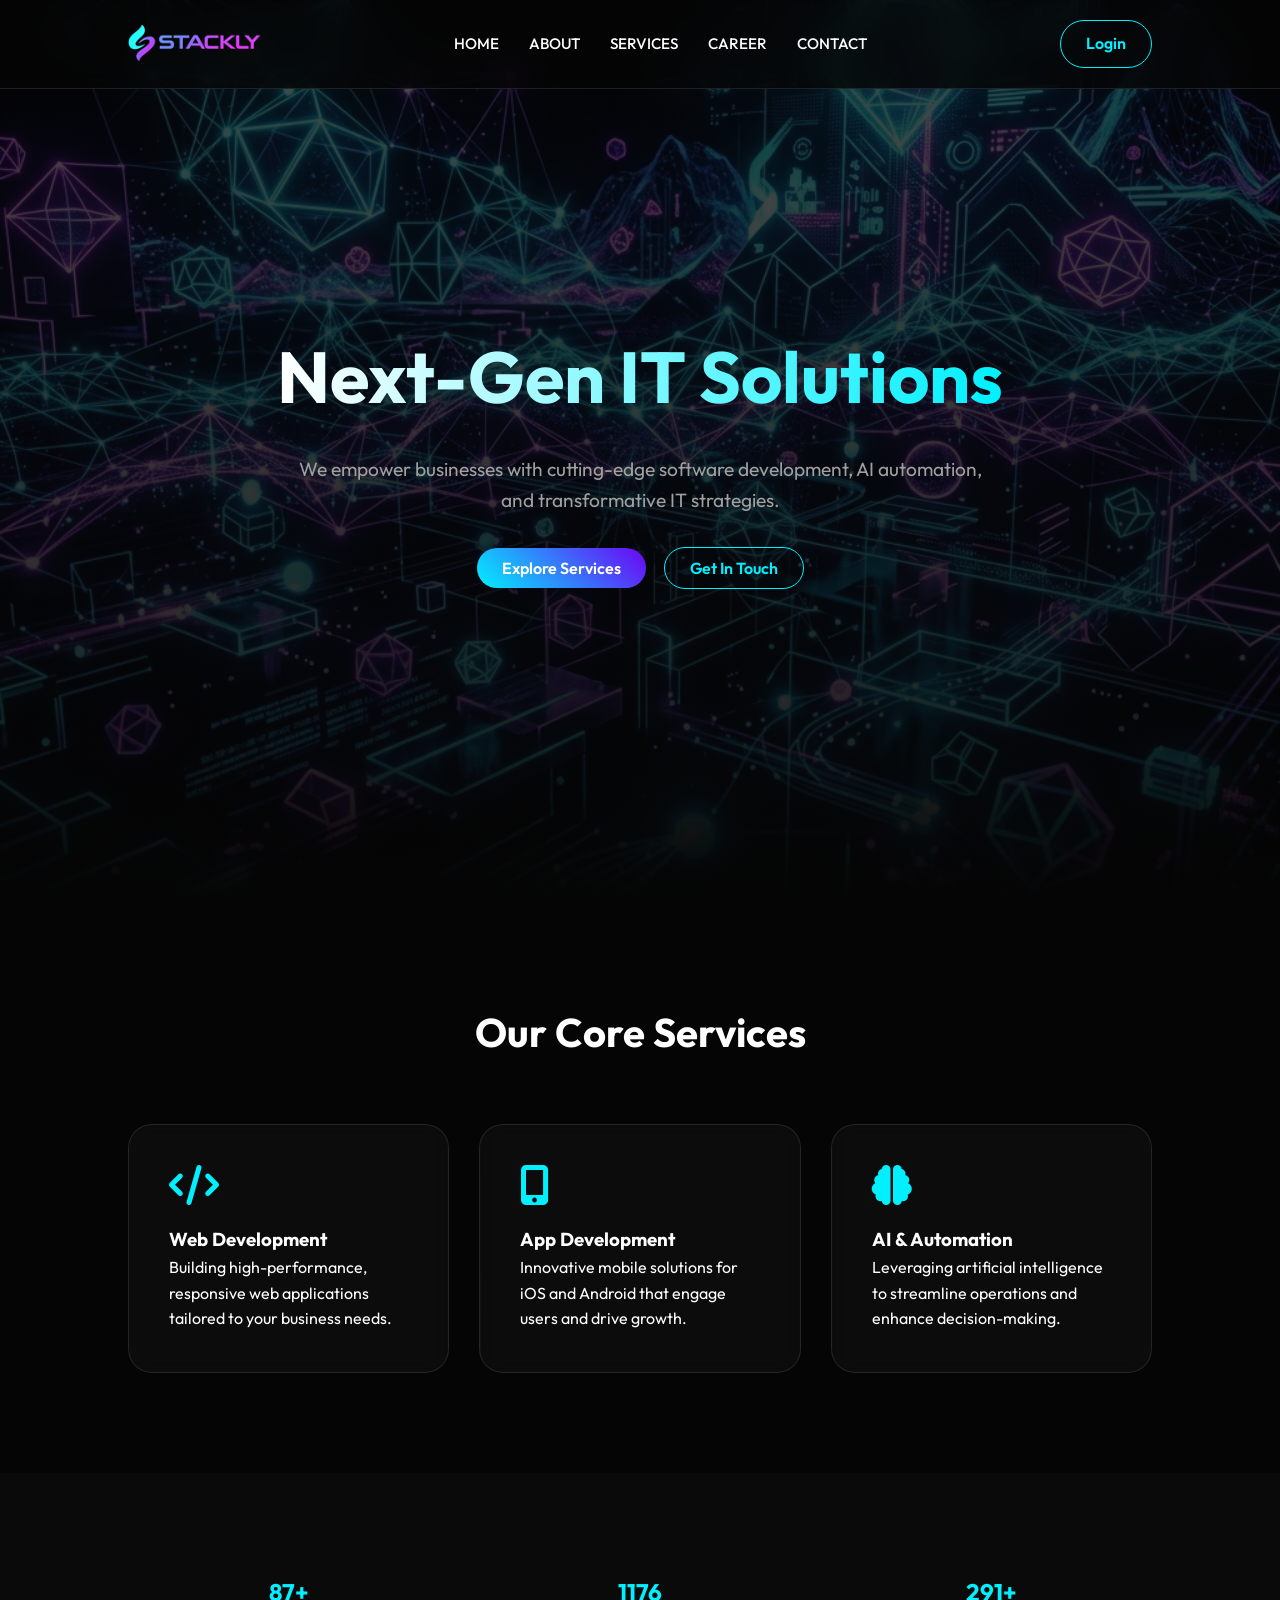
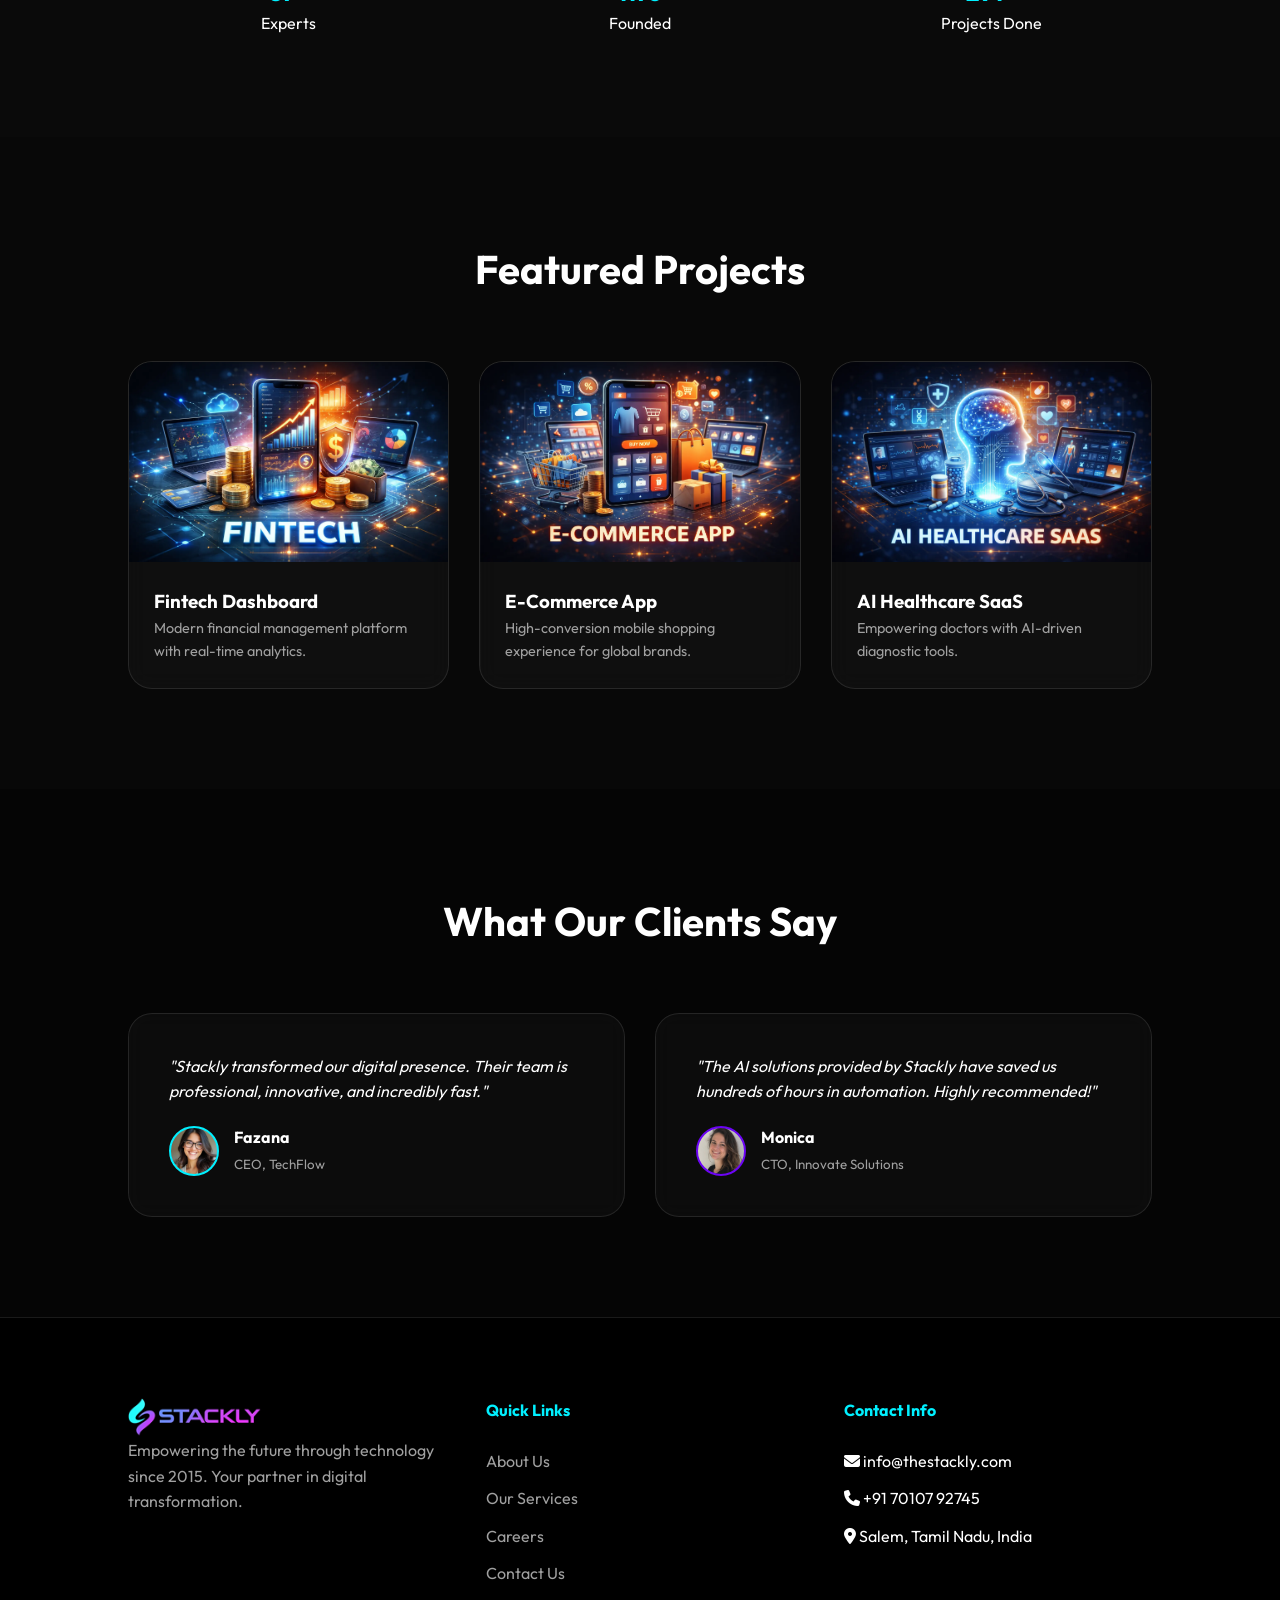
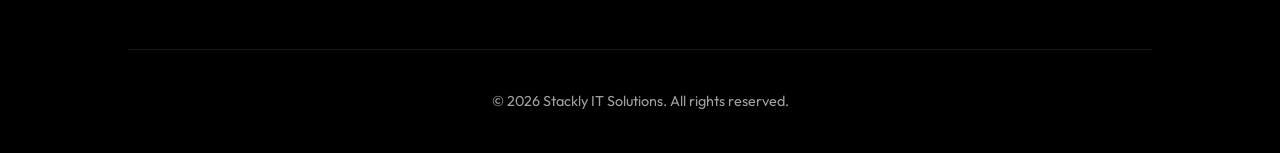
<file: index.html>
<!DOCTYPE html>
<html lang="en">

<head>
    <meta charset="UTF-8">
    <meta name="viewport" content="width=device-width, initial-scale=1.0">
    <title>Stackly | Home - Futuristic IT Solutions</title>
    <link rel="stylesheet" href="static/css/style.css">
    <link rel="preconnect" href="https://fonts.googleapis.com">
    <link rel="preconnect" href="https://fonts.gstatic.com" crossorigin>
    <link href="https://fonts.googleapis.com/css2?family=Outfit:wght@300;400;600;800&display=swap" rel="stylesheet">
    <link rel="stylesheet" href="https://cdnjs.cloudflare.com/ajax/libs/font-awesome/6.4.0/css/all.min.css">
</head>

<body>

    <nav>
        <a href="index.html" class="logo">
            <img src="./static/images/logod.webp" alt="Stackly Logo">
        </a>
        <ul class="nav-links">
            <li><a href="index.html" class="active">Home</a></li>
            <li><a href="about.html">About</a></li>
            <li><a href="services.html">Services</a></li>
            <li><a href="career.html">Career</a></li>
            <li><a href="contact.html">Contact</a></li>
        </ul>
        <div class="auth-btns">
            <a href="login.html" class="btn btn-outline">Login</a>
        </div>
        <div class="menu-btn">
            <i class="fas fa-bars"></i>
        </div>
    </nav>

    <header class="hero">
        <h1 class="reveal">Next-Gen IT Solutions</h1>
        <p class="reveal">We empower businesses with cutting-edge software development, AI automation, and
            transformative IT strategies.</p>
        <div class="reveal">
            <a href="services.html" class="btn btn-primary">Explore Services</a>
            <a href="contact.html" class="btn btn-outline" style="margin-left: 15px;">Get In Touch</a>
        </div>
    </header>

    <section id="services">
        <h2 class="section-title reveal">Our Core Services</h2>
        <div class="grid">
            <div class="card reveal">
                <i class="fas fa-code"></i>
                <h3>Web Development</h3>
                <p>Building high-performance, responsive web applications tailored to your business needs.</p>
            </div>
            <div class="card reveal">
                <i class="fas fa-mobile-alt"></i>
                <h3>App Development</h3>
                <p>Innovative mobile solutions for iOS and Android that engage users and drive growth.</p>
            </div>
            <div class="card reveal">
                <i class="fas fa-brain"></i>
                <h3>AI & Automation</h3>
                <p>Leveraging artificial intelligence to streamline operations and enhance decision-making.</p>
            </div>
        </div>
    </section>

    <section id="stats" style="background: rgba(255,255,255,0.02);">
        <div class="grid" style="text-align: center;">
            <div class="reveal">
                <h2 style="color: var(--primary);"><span class="counter" data-target="150">0</span>+</h2>
                <p>Experts</p>
            </div>
            <div class="reveal">
                <h2 style="color: var(--primary);"><span class="counter" data-target="2015">0</span></h2>
                <p>Founded</p>
            </div>
            <div class="reveal">
                <h2 style="color: var(--primary);"><span class="counter" data-target="500">0</span>+</h2>
                <p>Projects Done</p>
            </div>
        </div>
    </section>

    <section id="portfolio" style="background: rgba(255,255,255,0.01);">
        <h2 class="section-title reveal">Featured Projects</h2>
        <div class="grid">
            <div class="card reveal" style="padding: 0; overflow: hidden;">
                <div
                    style="height: 200px; background-image: url('./static/images/fintech.webp'); background-size: cover; background-position: center;">
                </div>
                <div style="padding: 25px;">
                    <h3>Fintech Dashboard</h3>
                    <p style="color: var(--text-muted); font-size: 0.9rem;">Modern financial management platform with
                        real-time analytics.</p>
                </div>
            </div>
            <div class="card reveal" style="padding: 0; overflow: hidden;">
                <div
                    style="height: 200px; background-image: url('./static/images/ecommerce.webp'); background-size: cover; background-position: center;">
                </div>
                <div style="padding: 25px;">
                    <h3>E-Commerce App</h3>
                    <p style="color: var(--text-muted); font-size: 0.9rem;">High-conversion mobile shopping experience
                        for global brands.</p>
                </div>
            </div>
            <div class="card reveal" style="padding: 0; overflow: hidden;">
                <div
                    style="height: 200px; background-image: url('./static/images/aihealthcare.webp'); background-size: cover; background-position: center;">
                </div>
                <div style="padding: 25px;">
                    <h3>AI Healthcare SaaS</h3>
                    <p style="color: var(--text-muted); font-size: 0.9rem;">Empowering doctors with AI-driven diagnostic
                        tools.</p>
                </div>
            </div>
        </div>
    </section>

    <section id="testimonials">
        <h2 class="section-title reveal">What Our Clients Say</h2>
        <div class="grid">
            <div class="card reveal">
                <p style="font-style: italic; margin-bottom: 20px;">"Stackly transformed our digital presence. Their
                    team is professional, innovative, and incredibly fast."</p>
                <div style="display: flex; align-items: center; gap: 15px;">
                    <div
                        style="width: 50px; height: 50px; border-radius: 50%; background-image: url('./static/images/uifaces-popular-avatar\ \(3\).webp'); background-size: cover; background-position: center; border: 2px solid var(--primary);">
                    </div>
                    <div>
                        <h4 style="margin: 0;">Fazana</h4>
                        <small style="color: var(--text-muted);">CEO, TechFlow</small>
                    </div>
                </div>
            </div>
            <div class="card reveal">
                <p style="font-style: italic; margin-bottom: 20px;">"The AI solutions provided by Stackly have saved us
                    hundreds of hours in automation. Highly recommended!"</p>
                <div style="display: flex; align-items: center; gap: 15px;">
                    <div
                        style="width: 50px; height: 50px; border-radius: 50%; background-image: url('./static/images/uifaces-popular-avatar\ \(7\).webp'); background-size: cover; background-position: center; border: 2px solid var(--secondary);">
                    </div>
                    <div>
                        <h4 style="margin: 0;">Monica</h4>
                        <small style="color: var(--text-muted);">CTO, Innovate Solutions</small>
                    </div>
                </div>
            </div>
        </div>
    </section>

    <footer>
        <div class="footer-content">
            <div class="footer-section">
                <a href="index.html" class="logo">
                    <img src="./static/images/logod.webp" alt="Stackly Logo"></a>
                <p style="color: var(--text-muted);">Empowering the future through technology since 2015. Your partner
                    in digital transformation.</p>
            </div>
            <div class="footer-section">
                <h4>Quick Links</h4>
                <ul>
                    <li><a href="about.html">About Us</a></li>
                    <li><a href="services.html">Our Services</a></li>
                    <li><a href="career.html">Careers</a></li>
                    <li><a href="contact.html">Contact Us</a></li>
                </ul>
            </div>
            <div class="footer-section">
                <h4>Contact Info</h4>
                <ul>
                    <li><i class="fas fa-envelope"></i> info@thestackly.com</li>
                    <li><i class="fas fa-phone"></i> +91 70107 92745</li>
                    <li><i class="fas fa-map-marker-alt"></i> Salem, Tamil Nadu, India</li>
                </ul>
            </div>
        </div>
        <div class="copyright">
            &copy; 2026 Stackly IT Solutions. All rights reserved.
        </div>
    </footer>

    <script src="static/js/script.js"></script>
</body>

</html>
</file>
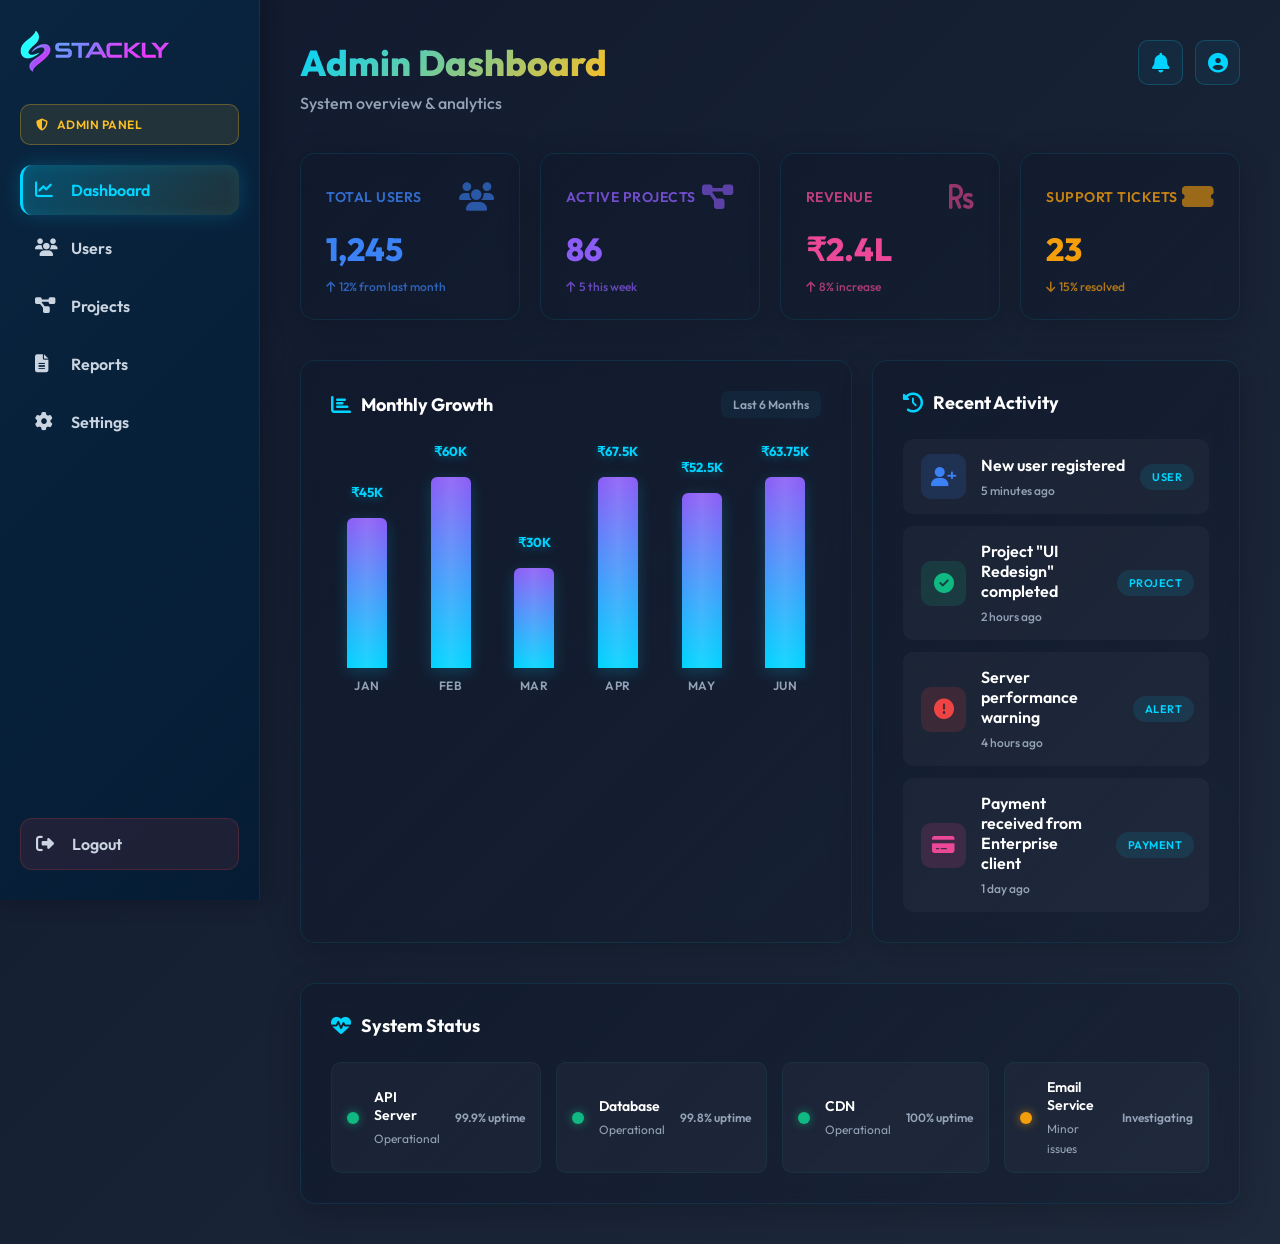
<file: admindashboard.html>
<!DOCTYPE html>
<html lang="en">
<head>
<meta charset="UTF-8">
<title>Stackly Admin Dashboard</title>
    <link href="https://fonts.googleapis.com/css2?family=Outfit:wght@300;400;500;600;700;800&display=swap" rel="stylesheet">
    <link rel="stylesheet" href="https://cdnjs.cloudflare.com/ajax/libs/font-awesome/6.4.0/css/all.min.css">
    <link rel="stylesheet" href="admindashboard.css">
</head>
<body>

<div class="container">

    <!-- Sidebar -->
    <aside class="sidebar">
        <div class="sidebar-header">
            <a href="index.html" class="logo">
                <img src="./static/images/logod.webp" alt="Stackly Logo">
            </a>
        </div>
        <div class="admin-badge">
            <i class="fas fa-shield-alt"></i>
            <span>Admin Panel</span>
        </div>
        <ul class="sidebar-menu">
            <li class="menu-item active">
                <i class="fas fa-chart-line"></i>
                <span>Dashboard</span>
            </li>
            <li class="menu-item" onclick="window.location.href='404.html'">
                <i class="fas fa-users"></i>
                <span>Users</span>
            </li>
            <li class="menu-item" onclick="window.location.href='404.html'">
                <i class="fas fa-project-diagram"></i>
                <span>Projects</span>
            </li>
            <li class="menu-item" onclick="window.location.href='404.html'">
                <i class="fas fa-file-alt"></i>
                <span>Reports</span>
            </li>
            <li class="menu-item" onclick="window.location.href='404.html'">
                <i class="fas fa-cog"></i>
                <span>Settings</span>
            </li>
        </ul>
        <a href="login.html" class="logout-btn">
            <i class="fas fa-sign-out-alt"></i>
            <span>Logout</span>
        </a>
    </aside>

    <!-- Main Content -->
    <main class="main">

        <header class="header-section">
            <div>
                <h1>Admin Dashboard</h1>
                <p class="subtitle">System overview & analytics</p>
            </div>
            <div class="header-actions">
                <button class="btn-action"><i class="fas fa-bell"></i></button>
                <button class="btn-action"><i class="fas fa-user-circle"></i></button>
            </div>
        </header>

        <!-- Stats Cards -->
        <section class="cards">
            <div class="card card-1">
                <div class="card-header">
                    <h3>Total Users</h3>
                    <span class="card-icon"><i class="fas fa-users"></i></span>
                </div>
                <p class="card-value">1,245</p>
                <small class="card-change"><i class="fas fa-arrow-up"></i> 12% from last month</small>
            </div>
            <div class="card card-2">
                <div class="card-header">
                    <h3>Active Projects</h3>
                    <span class="card-icon"><i class="fas fa-project-diagram"></i></span>
                </div>
                <p class="card-value">86</p>
                <small class="card-change"><i class="fas fa-arrow-up"></i> 5 this week</small>
            </div>
            <div class="card card-3">
                <div class="card-header">
                    <h3>Revenue</h3>
                    <span class="card-icon"><i class="fas fa-rupee-sign"></i></span>
                </div>
                <p class="card-value">₹2.4L</p>
                <small class="card-change"><i class="fas fa-arrow-up"></i> 8% increase</small>
            </div>
            <div class="card card-4">
                <div class="card-header">
                    <h3>Support Tickets</h3>
                    <span class="card-icon"><i class="fas fa-ticket-alt"></i></span>
                </div>
                <p class="card-value">23</p>
                <small class="card-change"><i class="fas fa-arrow-down"></i> 15% resolved</small>
            </div>
        </section>

        <!-- Charts & Analytics -->
        <section class="charts-section">
            <!-- Bar Chart -->
            <div class="chart-container">
                <div class="section-header">
                    <h2><i class="fas fa-chart-bar"></i> Monthly Growth</h2>
                    <span class="time-range">Last 6 Months</span>
                </div>
                <div class="chart">
                    <div class="chart-item">
                        <span class="bar-value">₹45K</span>
                        <div class="bar" data-height="60%"></div>
                        <span class="month-label">Jan</span>
                    </div>
                    <div class="chart-item">
                        <span class="bar-value">₹60K</span>
                        <div class="bar" data-height="80%"></div>
                        <span class="month-label">Feb</span>
                    </div>
                    <div class="chart-item">
                        <span class="bar-value">₹30K</span>
                        <div class="bar" data-height="40%"></div>
                        <span class="month-label">Mar</span>
                    </div>
                    <div class="chart-item">
                        <span class="bar-value">₹67.5K</span>
                        <div class="bar" data-height="90%"></div>
                        <span class="month-label">Apr</span>
                    </div>
                    <div class="chart-item">
                        <span class="bar-value">₹52.5K</span>
                        <div class="bar" data-height="70%"></div>
                        <span class="month-label">May</span>
                    </div>
                    <div class="chart-item">
                        <span class="bar-value">₹63.75K</span>
                        <div class="bar" data-height="85%"></div>
                        <span class="month-label">Jun</span>
                    </div>
                </div>
            </div>

            <!-- Recent Activity -->
            <div class="activity-container">
                <div class="section-header">
                    <h2><i class="fas fa-history"></i> Recent Activity</h2>
                </div>
                <div class="activity-list">
                    <div class="activity-item">
                        <div class="activity-icon user"><i class="fas fa-user-plus"></i></div>
                        <div class="activity-info">
                            <p class="activity-title">New user registered</p>
                            <small>5 minutes ago</small>
                        </div>
                        <span class="activity-badge">User</span>
                    </div>
                    <div class="activity-item">
                        <div class="activity-icon project"><i class="fas fa-check-circle"></i></div>
                        <div class="activity-info">
                            <p class="activity-title">Project "UI Redesign" completed</p>
                            <small>2 hours ago</small>
                        </div>
                        <span class="activity-badge">Project</span>
                    </div>
                    <div class="activity-item">
                        <div class="activity-icon alert"><i class="fas fa-exclamation-circle"></i></div>
                        <div class="activity-info">
                            <p class="activity-title">Server performance warning</p>
                            <small>4 hours ago</small>
                        </div>
                        <span class="activity-badge">Alert</span>
                    </div>
                    <div class="activity-item">
                        <div class="activity-icon payment"><i class="fas fa-credit-card"></i></div>
                        <div class="activity-info">
                            <p class="activity-title">Payment received from Enterprise client</p>
                            <small>1 day ago</small>
                        </div>
                        <span class="activity-badge">Payment</span>
                    </div>
                </div>
            </div>
        </section>

        <!-- System Status -->
        <section class="status-section">
            <div class="section-header">
                <h2><i class="fas fa-heartbeat"></i> System Status</h2>
            </div>
            <div class="status-grid">
                <div class="status-item">
                    <div class="status-dot online"></div>
                    <div class="status-content">
                        <p class="status-name">API Server</p>
                        <small>Operational</small>
                    </div>
                    <span class="status-time">99.9% uptime</span>
                </div>
                <div class="status-item">
                    <div class="status-dot online"></div>
                    <div class="status-content">
                        <p class="status-name">Database</p>
                        <small>Operational</small>
                    </div>
                    <span class="status-time">99.8% uptime</span>
                </div>
                <div class="status-item">
                    <div class="status-dot online"></div>
                    <div class="status-content">
                        <p class="status-name">CDN</p>
                        <small>Operational</small>
                    </div>
                    <span class="status-time">100% uptime</span>
                </div>
                <div class="status-item">
                    <div class="status-dot warning"></div>
                    <div class="status-content">
                        <p class="status-name">Email Service</p>
                        <small>Minor issues</small>
                    </div>
                    <span class="status-time">Investigating</span>
                </div>
            </div>
        </section>

    </main>

</div>

<style>
    .bar-value {
        font-size: 13px;
        color: #00d4ff;
        font-weight: 700;
        margin-bottom: 8px;
        display: block;
        text-shadow: 0 2px 8px rgba(0, 212, 255, 0.3);
    }
</style>

<script>
    document.addEventListener('DOMContentLoaded', () => {
        const bars = document.querySelectorAll('.bar');
        
        // Simple intersection observer to trigger animation when visible
        const observer = new IntersectionObserver((entries) => {
            entries.forEach(entry => {
                if (entry.isIntersecting) {
                    const bar = entry.target;
                    const height = bar.getAttribute('data-height');
                    setTimeout(() => {
                        bar.style.height = height;
                    }, 200);
                    observer.unobserve(bar);
                }
            });
        }, { threshold: 0.1 });

        bars.forEach(bar => {
            bar.style.height = '0';
            bar.style.transition = 'height 1.2s cubic-bezier(0.34, 1.56, 0.64, 1)';
            observer.observe(bar);
        });
    });
</script>

</body>
</html>
</file>
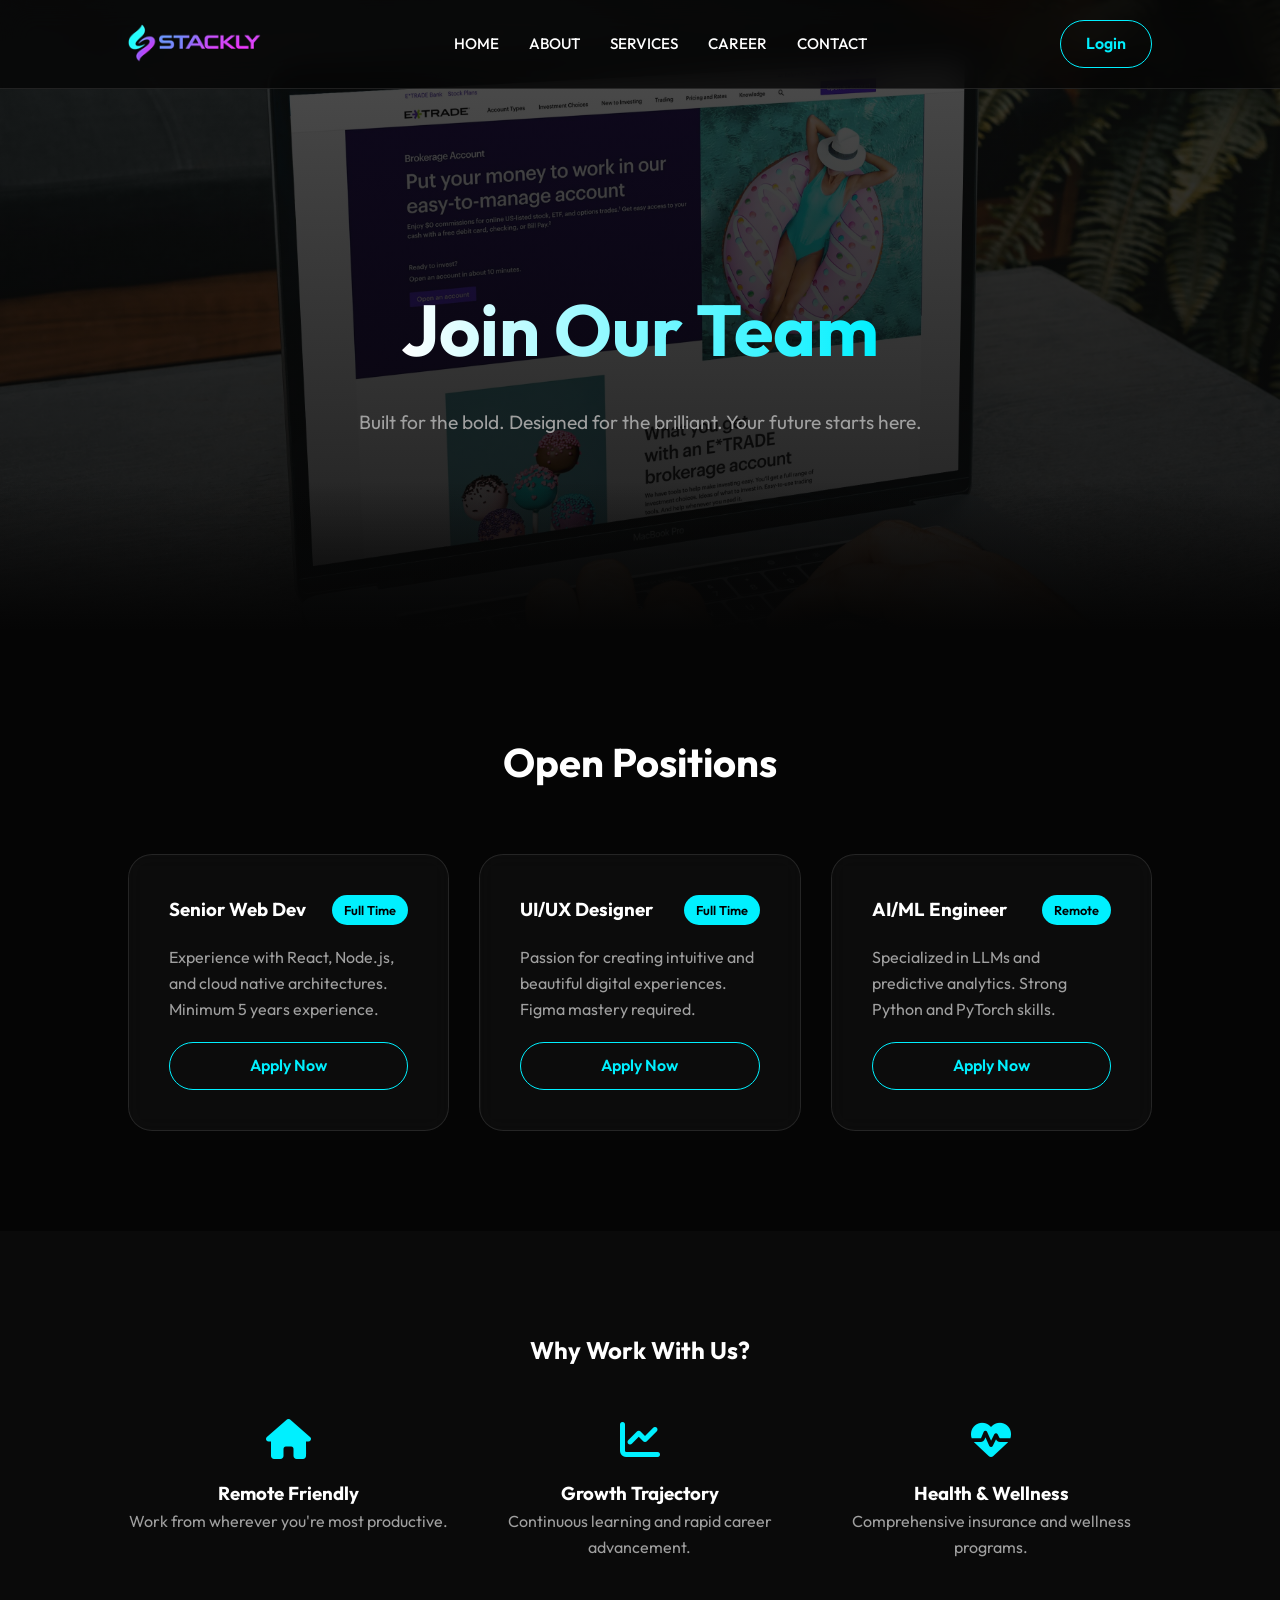
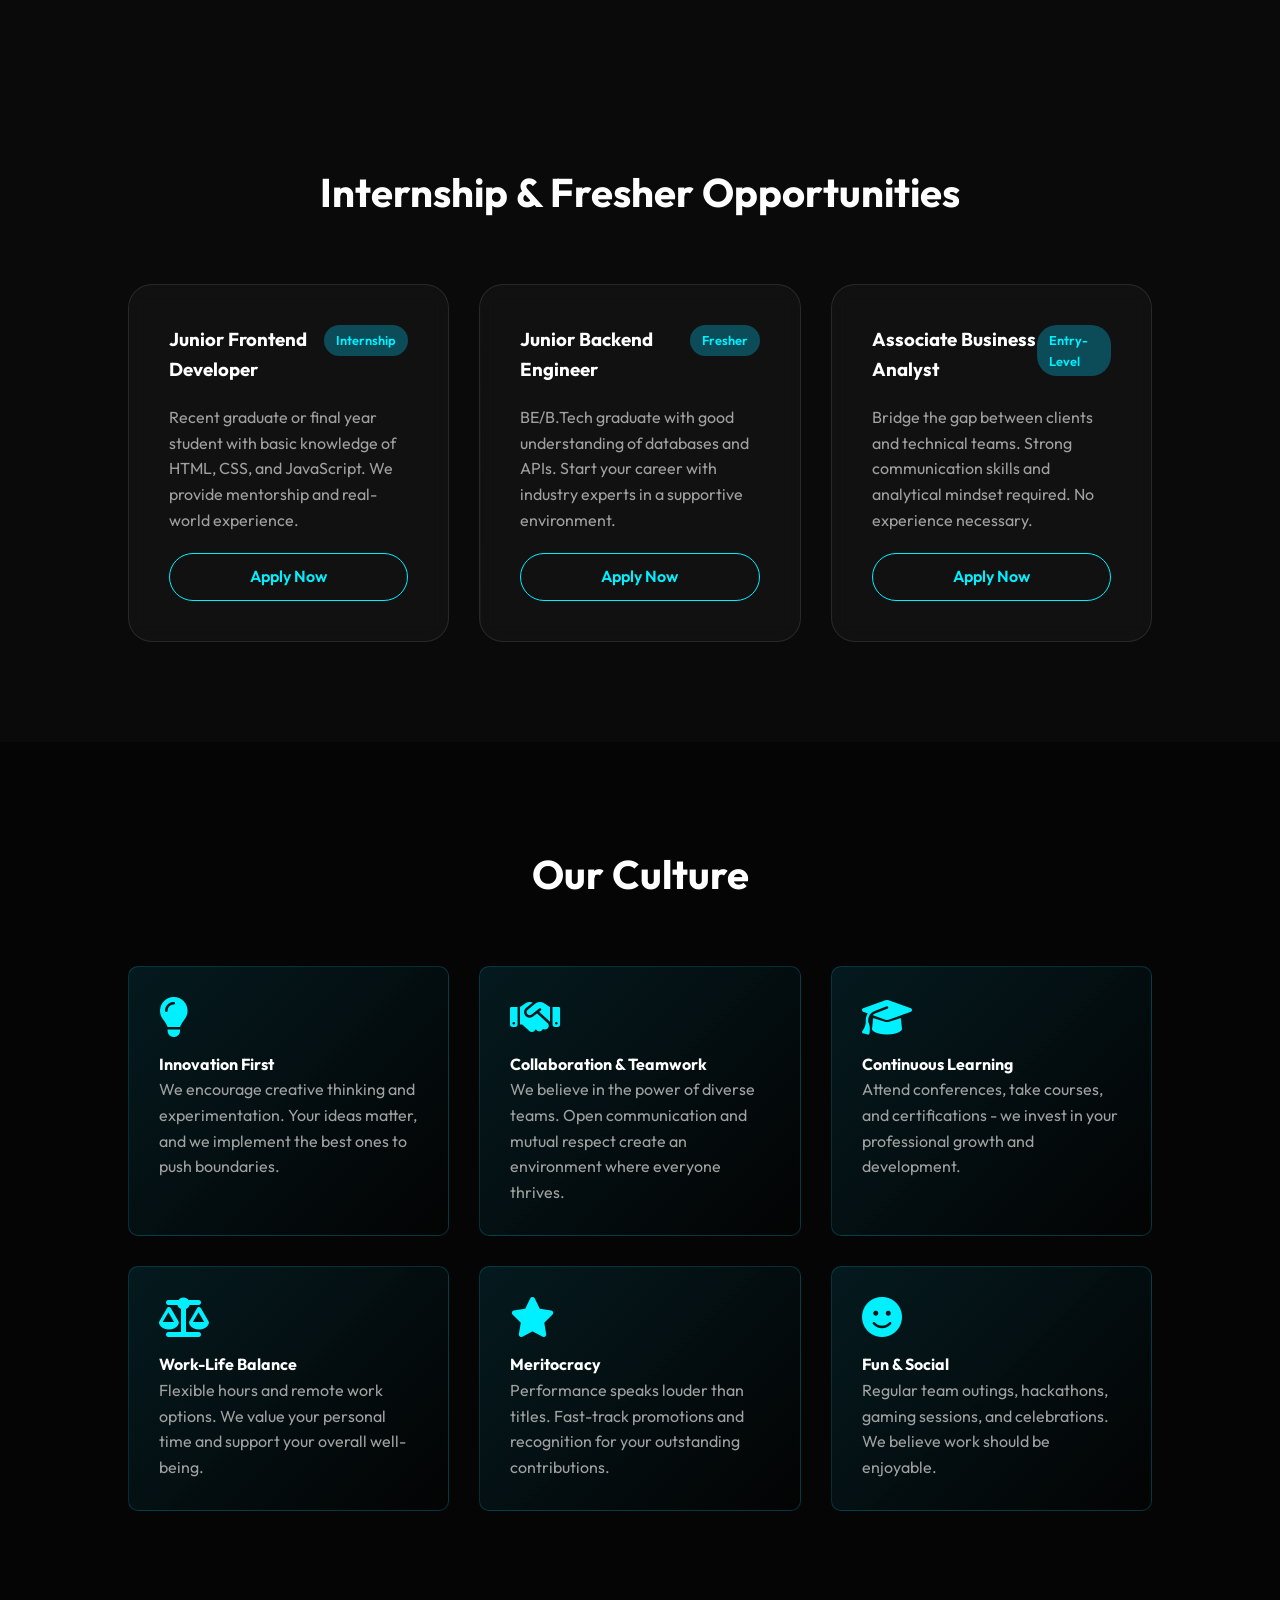
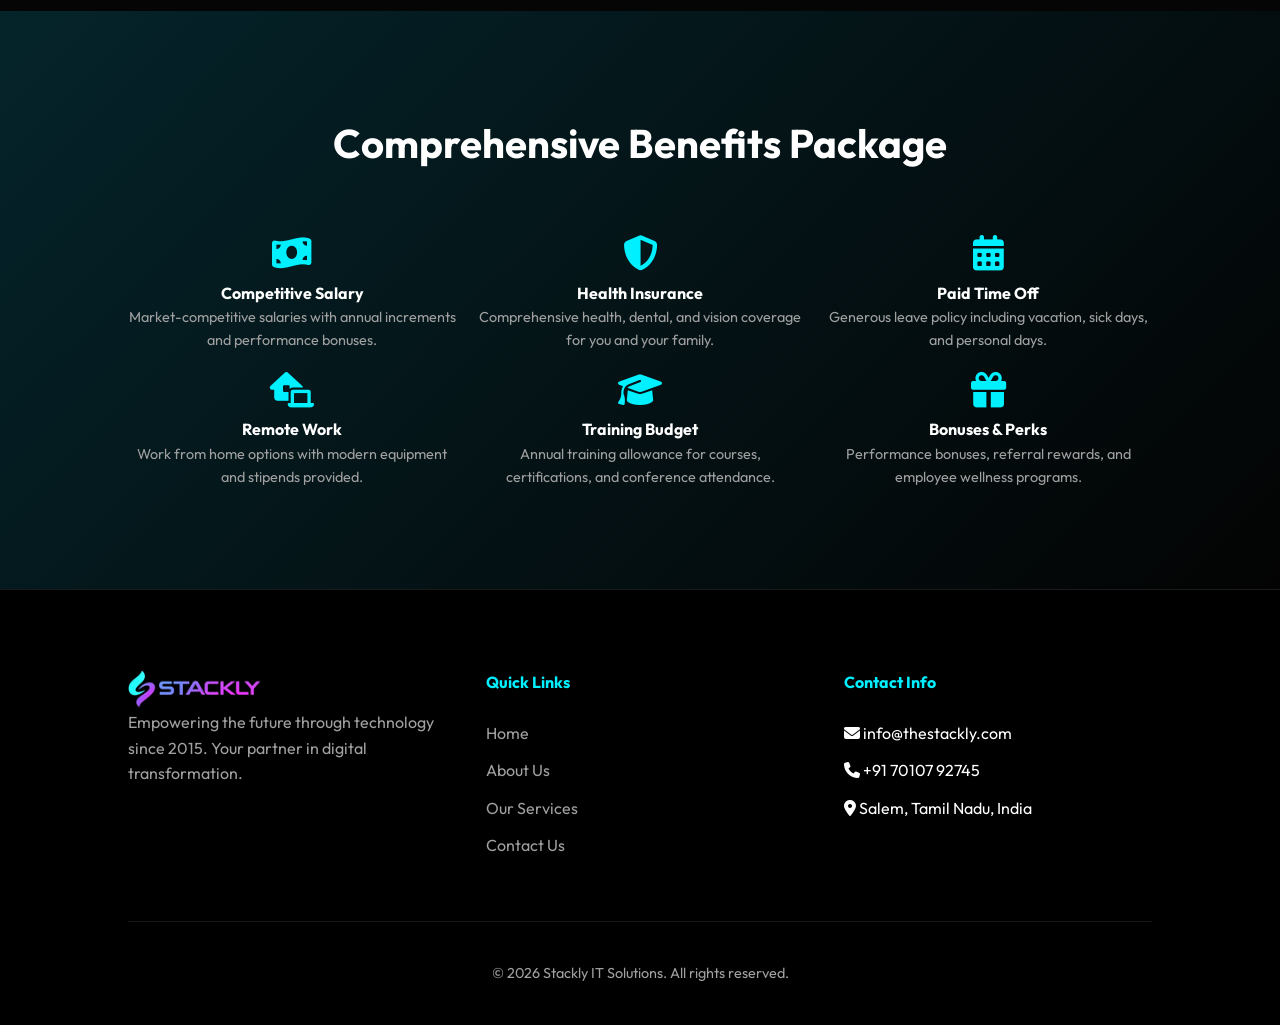
<file: career.html>
<!DOCTYPE html>
<html lang="en">

<head>
    <meta charset="UTF-8">
    <meta name="viewport" content="width=device-width, initial-scale=1.0">
    <title>Careers | Stackly - Join Our Team</title>
    <link rel="stylesheet" href="static/css/style.css">
    <link rel="preconnect" href="https://fonts.googleapis.com">
    <link rel="preconnect" href="https://fonts.gstatic.com" crossorigin>
    <link href="https://fonts.googleapis.com/css2?family=Outfit:wght@300;400;600;800&display=swap" rel="stylesheet">
    <link rel="stylesheet" href="https://cdnjs.cloudflare.com/ajax/libs/font-awesome/6.4.0/css/all.min.css">
</head>

<body>

    <nav>
        <a href="index.html" class="logo">
            <img src="./static/images/logod.webp" alt="Stackly Logo">
        </a>
        <ul class="nav-links">
            <li><a href="index.html">Home</a></li>
            <li><a href="about.html">About</a></li>
            <li><a href="services.html">Services</a></li>
            <li><a href="career.html">Career</a></li>
            <li><a href="contact.html">Contact</a></li>
        </ul>
        <div class="auth-btns">
            <a href="login.html" class="btn btn-outline">Login</a>
        </div>
        <div class="menu-btn">
            <i class="fas fa-bars"></i>
        </div>
    </nav>

    <section class="hero"
        style="height: 70vh; padding-top: 120px; background-image: linear-gradient(to bottom, rgba(5,5,5,0.7), rgba(5,5,5,0.9)), url('./static/images/piggybank-p4QWHbu7-6A-unsplash.webp'); background-size: cover; background-position: center;">
        <h1 class="reveal">Join Our Team</h1>
        <p class="reveal">Built for the bold. Designed for the brilliant. Your future starts here.</p>
    </section>

    <section>
        <h2 class="section-title reveal">Open Positions</h2>
        <div class="grid">
            <div class="card reveal">
                <div
                    style="display: flex; justify-content: space-between; align-items: flex-start; margin-bottom: 20px;">
                    <h3>Senior Web Dev</h3>
                    <span
                        style="background: var(--primary); color: #000; padding: 5px 12px; border-radius: 20px; font-size: 0.8rem; font-weight: 600;">Full
                        Time</span>
                </div>
                <p style="color: var(--text-muted); margin-bottom: 20px;">Experience with React, Node.js, and cloud
                    native architectures. Minimum 5 years experience.</p>
                <a href="/404.html" class="btn btn-outline" style="display: block; text-align: center;">Apply Now</a>
            </div>
            <div class="card reveal">
                <div
                    style="display: flex; justify-content: space-between; align-items: flex-start; margin-bottom: 20px;">
                    <h3>UI/UX Designer</h3>
                    <span
                        style="background: var(--primary); color: #000; padding: 5px 12px; border-radius: 20px; font-size: 0.8rem; font-weight: 600;">Full
                        Time</span>
                </div>
                <p style="color: var(--text-muted); margin-bottom: 20px;">Passion for creating intuitive and beautiful
                    digital experiences. Figma mastery required.</p>
                <a href="/404.html" class="btn btn-outline" style="display: block; text-align: center;">Apply
                    Now</a>
            </div>
            <div class="card reveal">
                <div
                    style="display: flex; justify-content: space-between; align-items: flex-start; margin-bottom: 20px;">
                    <h3>AI/ML Engineer</h3>
                    <span
                        style="background: var(--primary); color: #000; padding: 5px 12px; border-radius: 20px; font-size: 0.8rem; font-weight: 600;">Remote</span>
                </div>
                <p style="color: var(--text-muted); margin-bottom: 20px;">Specialized in LLMs and predictive analytics.
                    Strong Python and PyTorch skills.</p>
                <a href="/404.html" class="btn btn-outline" style="display: block; text-align: center;">Apply
                    Now</a>
            </div>
        </div>
    </section>

    <section style="background: rgba(255,255,255,0.02); text-align: center;">
        <h2 class="reveal">Why Work With Us?</h2>
        <div class="grid" style="margin-top: 50px;">
            <div class="reveal">
                <i class="fas fa-home" style="font-size: 2.5rem; color: var(--primary); margin-bottom: 20px;"></i>
                <h3>Remote Friendly</h3>
                <p style="color: var(--text-muted);">Work from wherever you're most productive.</p>
            </div>
            <div class="reveal">
                <i class="fas fa-chart-line" style="font-size: 2.5rem; color: var(--primary); margin-bottom: 20px;"></i>
                <h3>Growth Trajectory</h3>
                <p style="color: var(--text-muted);">Continuous learning and rapid career advancement.</p>
            </div>
            <div class="reveal">
                <i class="fas fa-heartbeat" style="font-size: 2.5rem; color: var(--primary); margin-bottom: 20px;"></i>
                <h3>Health & Wellness</h3>
                <p style="color: var(--text-muted);">Comprehensive insurance and wellness programs.</p>
            </div>
        </div>
    </section>

    <section style="background: rgba(255,255,255,0.02);">
        <h2 class="section-title reveal">Internship & Fresher Opportunities</h2>
        <div class="grid" style="margin-top: 50px;">
            <div class="card reveal" style="animation: slideInLeft 0.8s ease-out;">
                <div style="display: flex; justify-content: space-between; align-items: flex-start; margin-bottom: 20px;">
                    <h3>Junior Frontend Developer</h3>
                    <span style="background: rgba(0, 212, 255, 0.3); color: var(--primary); padding: 5px 12px; border-radius: 20px; font-size: 0.8rem; font-weight: 600;">Internship</span>
                </div>
                <p style="color: var(--text-muted); margin-bottom: 20px;">Recent graduate or final year student with basic knowledge of HTML, CSS, and JavaScript. We provide mentorship and real-world experience.</p>
                <a href="/404.html" class="btn btn-outline" style="display: block; text-align: center;">Apply Now</a>
            </div>
            <div class="card reveal" style="animation: slideInLeft 0.8s ease-out 0.1s backwards;">
                <div style="display: flex; justify-content: space-between; align-items: flex-start; margin-bottom: 20px;">
                    <h3>Junior Backend Engineer</h3>
                    <span style="background: rgba(0, 212, 255, 0.3); color: var(--primary); padding: 5px 12px; border-radius: 20px; font-size: 0.8rem; font-weight: 600;">Fresher</span>
                </div>
                <p style="color: var(--text-muted); margin-bottom: 20px;">BE/B.Tech graduate with good understanding of databases and APIs. Start your career with industry experts in a supportive environment.</p>
                <a href="/404.html" class="btn btn-outline" style="display: block; text-align: center;">Apply Now</a>
            </div>
            <div class="card reveal" style="animation: slideInLeft 0.8s ease-out 0.2s backwards;">
                <div style="display: flex; justify-content: space-between; align-items: flex-start; margin-bottom: 20px;">
                    <h3>Associate Business Analyst</h3>
                    <span style="background: rgba(0, 212, 255, 0.3); color: var(--primary); padding: 5px 12px; border-radius: 20px; font-size: 0.8rem; font-weight: 600;">Entry-Level</span>
                </div>
                <p style="color: var(--text-muted); margin-bottom: 20px;">Bridge the gap between clients and technical teams. Strong communication skills and analytical mindset required. No experience necessary.</p>
                <a href="/404.html" class="btn btn-outline" style="display: block; text-align: center;">Apply Now</a>
            </div>
        </div>
    </section>

    <section>
        <h2 class="section-title reveal">Our Culture</h2>
        <div style="display: grid; grid-template-columns: repeat(auto-fit, minmax(280px, 1fr)); gap: 30px; margin-top: 50px;">
            <div class="culture-card reveal" style="background: linear-gradient(135deg, rgba(0, 212, 255, 0.1), rgba(0, 0, 0, 0.3)); padding: 30px; border-radius: 10px; border: 1px solid rgba(0, 212, 255, 0.2); animation: fadeInUp 0.8s ease-out;">
                <i class="fas fa-lightbulb" style="font-size: 2.5rem; color: var(--primary); margin-bottom: 15px;"></i>
                <h4>Innovation First</h4>
                <p style="color: var(--text-muted);">We encourage creative thinking and experimentation. Your ideas matter, and we implement the best ones to push boundaries.</p>
            </div>
            <div class="culture-card reveal" style="background: linear-gradient(135deg, rgba(0, 212, 255, 0.1), rgba(0, 0, 0, 0.3)); padding: 30px; border-radius: 10px; border: 1px solid rgba(0, 212, 255, 0.2); animation: fadeInUp 0.8s ease-out 0.1s backwards;">
                <i class="fas fa-handshake" style="font-size: 2.5rem; color: var(--primary); margin-bottom: 15px;"></i>
                <h4>Collaboration & Teamwork</h4>
                <p style="color: var(--text-muted);">We believe in the power of diverse teams. Open communication and mutual respect create an environment where everyone thrives.</p>
            </div>
            <div class="culture-card reveal" style="background: linear-gradient(135deg, rgba(0, 212, 255, 0.1), rgba(0, 0, 0, 0.3)); padding: 30px; border-radius: 10px; border: 1px solid rgba(0, 212, 255, 0.2); animation: fadeInUp 0.8s ease-out 0.2s backwards;">
                <i class="fas fa-graduation-cap" style="font-size: 2.5rem; color: var(--primary); margin-bottom: 15px;"></i>
                <h4>Continuous Learning</h4>
                <p style="color: var(--text-muted);">Attend conferences, take courses, and certifications - we invest in your professional growth and development.</p>
            </div>
            <div class="culture-card reveal" style="background: linear-gradient(135deg, rgba(0, 212, 255, 0.1), rgba(0, 0, 0, 0.3)); padding: 30px; border-radius: 10px; border: 1px solid rgba(0, 212, 255, 0.2); animation: fadeInUp 0.8s ease-out 0.3s backwards;">
                <i class="fas fa-balance-scale" style="font-size: 2.5rem; color: var(--primary); margin-bottom: 15px;"></i>
                <h4>Work-Life Balance</h4>
                <p style="color: var(--text-muted);">Flexible hours and remote work options. We value your personal time and support your overall well-being.</p>
            </div>
            <div class="culture-card reveal" style="background: linear-gradient(135deg, rgba(0, 212, 255, 0.1), rgba(0, 0, 0, 0.3)); padding: 30px; border-radius: 10px; border: 1px solid rgba(0, 212, 255, 0.2); animation: fadeInUp 0.8s ease-out 0.4s backwards;">
                <i class="fas fa-star" style="font-size: 2.5rem; color: var(--primary); margin-bottom: 15px;"></i>
                <h4>Meritocracy</h4>
                <p style="color: var(--text-muted);">Performance speaks louder than titles. Fast-track promotions and recognition for your outstanding contributions.</p>
            </div>
            <div class="culture-card reveal" style="background: linear-gradient(135deg, rgba(0, 212, 255, 0.1), rgba(0, 0, 0, 0.3)); padding: 30px; border-radius: 10px; border: 1px solid rgba(0, 212, 255, 0.2); animation: fadeInUp 0.8s ease-out 0.5s backwards;">
                <i class="fas fa-smile" style="font-size: 2.5rem; color: var(--primary); margin-bottom: 15px;"></i>
                <h4>Fun & Social</h4>
                <p style="color: var(--text-muted);">Regular team outings, hackathons, gaming sessions, and celebrations. We believe work should be enjoyable.</p>
            </div>
        </div>
    </section>

    <section style="background: linear-gradient(135deg, rgba(0, 212, 255, 0.15), rgba(0, 0, 0, 0.4));">
        <h2 class="section-title reveal">Comprehensive Benefits Package</h2>
        <div style="display: grid; grid-template-columns: repeat(auto-fit, minmax(250px, 1fr)); gap: 20px; margin-top: 50px;">
            <div class="reveal" style="text-align: center; animation: bounceIn 0.8s ease-out;">
                <i class="fas fa-money-bill-wave" style="font-size: 2.2rem; color: var(--primary); margin-bottom: 10px;"></i>
                <h4>Competitive Salary</h4>
                <p style="color: var(--text-muted); font-size: 0.9rem;">Market-competitive salaries with annual increments and performance bonuses.</p>
            </div>
            <div class="reveal" style="text-align: center; animation: bounceIn 0.8s ease-out 0.1s backwards;">
                <i class="fas fa-shield-alt" style="font-size: 2.2rem; color: var(--primary); margin-bottom: 10px;"></i>
                <h4>Health Insurance</h4>
                <p style="color: var(--text-muted); font-size: 0.9rem;">Comprehensive health, dental, and vision coverage for you and your family.</p>
            </div>
            <div class="reveal" style="text-align: center; animation: bounceIn 0.8s ease-out 0.2s backwards;">
                <i class="fas fa-calendar-days" style="font-size: 2.2rem; color: var(--primary); margin-bottom: 10px;"></i>
                <h4>Paid Time Off</h4>
                <p style="color: var(--text-muted); font-size: 0.9rem;">Generous leave policy including vacation, sick days, and personal days.</p>
            </div>
            <div class="reveal" style="text-align: center; animation: bounceIn 0.8s ease-out 0.3s backwards;">
                <i class="fas fa-laptop-house" style="font-size: 2.2rem; color: var(--primary); margin-bottom: 10px;"></i>
                <h4>Remote Work</h4>
                <p style="color: var(--text-muted); font-size: 0.9rem;">Work from home options with modern equipment and stipends provided.</p>
            </div>
            <div class="reveal" style="text-align: center; animation: bounceIn 0.8s ease-out 0.4s backwards;">
                <i class="fas fa-graduation-cap" style="font-size: 2.2rem; color: var(--primary); margin-bottom: 10px;"></i>
                <h4>Training Budget</h4>
                <p style="color: var(--text-muted); font-size: 0.9rem;">Annual training allowance for courses, certifications, and conference attendance.</p>
            </div>
            <div class="reveal" style="text-align: center; animation: bounceIn 0.8s ease-out 0.5s backwards;">
                <i class="fas fa-gift" style="font-size: 2.2rem; color: var(--primary); margin-bottom: 10px;"></i>
                <h4>Bonuses & Perks</h4>
                <p style="color: var(--text-muted); font-size: 0.9rem;">Performance bonuses, referral rewards, and employee wellness programs.</p>
            </div>
        </div>
    </section>

    <style>
        @keyframes slideInLeft {
            from {
                opacity: 0;
                transform: translateX(-30px);
            }
            to {
                opacity: 1;
                transform: translateX(0);
            }
        }

        @keyframes fadeInUp {
            from {
                opacity: 0;
                transform: translateY(20px);
            }
            to {
                opacity: 1;
                transform: translateY(0);
            }
        }

        @keyframes bounceIn {
            from {
                opacity: 0;
                transform: scale(0.9);
            }
            to {
                opacity: 1;
                transform: scale(1);
            }
        }

        .culture-card {
            transition: all 0.3s ease !important;
            cursor: pointer;
        }

        .culture-card:hover {
            transform: translateY(-10px) scale(1.05);
            background: linear-gradient(135deg, rgba(0, 212, 255, 0.2), rgba(0, 0, 0, 0.4)) !important;
            border-color: var(--primary) !important;
            box-shadow: 0 10px 30px rgba(0, 212, 255, 0.2);
        }
    </style>

    <footer>
        <div class="footer-content">
            <div class="footer-section">
                <a href="index.html" class="logo">
                    <img src="./static/images/logod.webp" alt="Stackly Logo">
                </a>
                <p style="color: var(--text-muted);">Empowering the future through technology since 2015. Your partner
                    in digital transformation.</p>
            </div>
            <div class="footer-section">
                <h4>Quick Links</h4>
                <ul>
                    <li><a href="index.html">Home</a></li>
                    <li><a href="about.html">About Us</a></li>
                    <li><a href="services.html">Our Services</a></li>
                    <li><a href="contact.html">Contact Us</a></li>
                </ul>
            </div>
            <div class="footer-section">
                <h4>Contact Info</h4>
                <ul>
                    <li><i class="fas fa-envelope"></i> info@thestackly.com</li>
                    <li><i class="fas fa-phone"></i> +91 70107 92745</li>
                    <li><i class="fas fa-map-marker-alt"></i> Salem, Tamil Nadu, India</li>
                </ul>
            </div>
        </div>
        <div class="copyright">
            &copy; 2026 Stackly IT Solutions. All rights reserved.
        </div>
    </footer>

    <script src="static/js/script.js"></script>
</body>

</html>
</file>
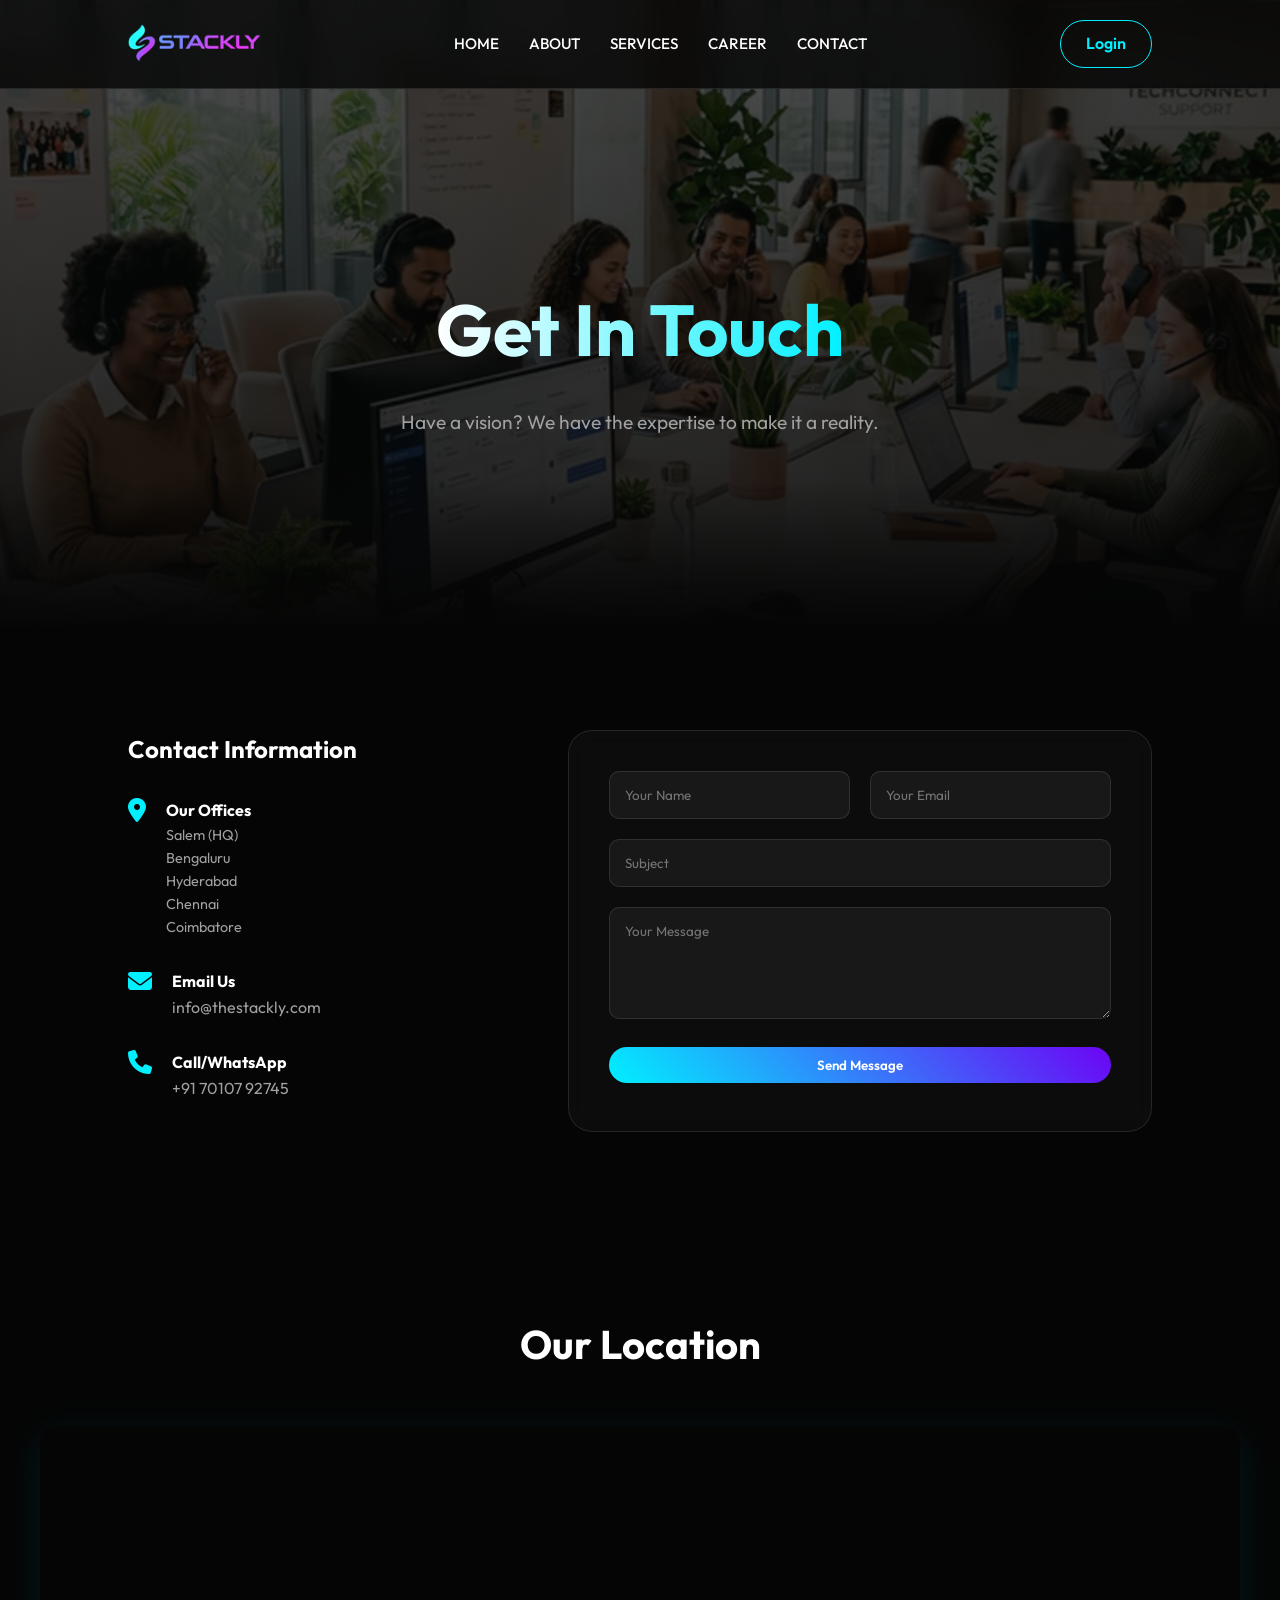
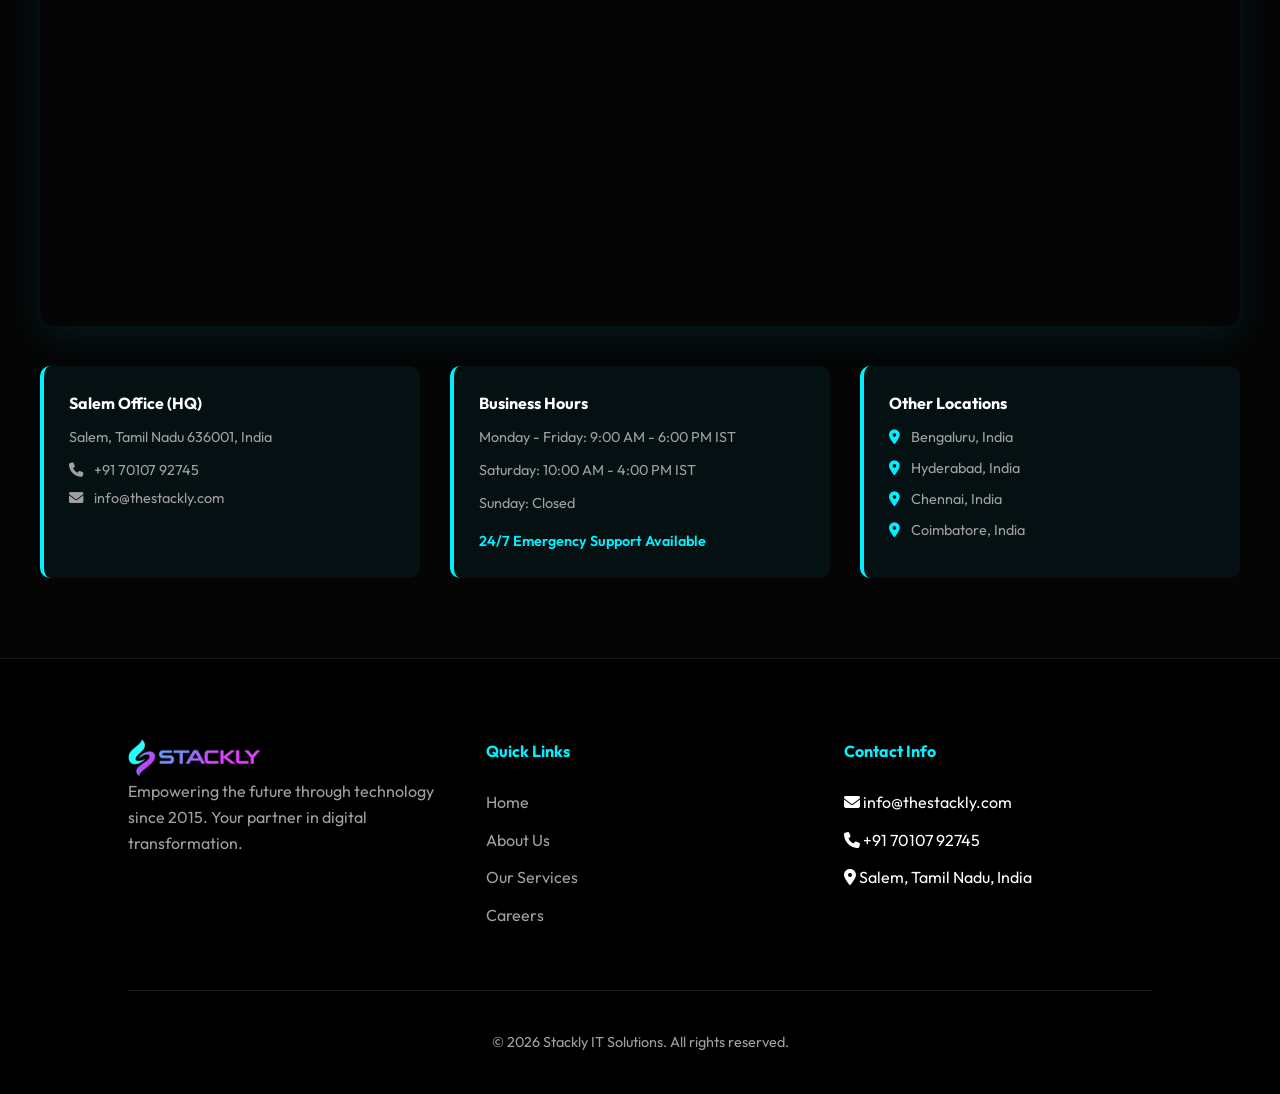
<file: contact.html>
<!DOCTYPE html>
<html lang="en">

<head>
    <meta charset="UTF-8">
    <meta name="viewport" content="width=device-width, initial-scale=1.0">
    <title>Contact Us | Stackly - Let's Build the Future</title>
    <link rel="stylesheet" href="static/css/style.css">
    <link rel="preconnect" href="https://fonts.googleapis.com">
    <link rel="preconnect" href="https://fonts.gstatic.com" crossorigin>
    <link href="https://fonts.googleapis.com/css2?family=Outfit:wght@300;400;600;800&display=swap" rel="stylesheet">
    <link rel="stylesheet" href="https://cdnjs.cloudflare.com/ajax/libs/font-awesome/6.4.0/css/all.min.css">
    <style>
        .contact-container {
            display: grid;
            grid-template-columns: 1fr 1.5fr;
            gap: 50px;
        }

        form input,
        form textarea {
            width: 100%;
            padding: 15px;
            background: rgba(255, 255, 255, 0.05);
            border: 1px solid var(--glass-border);
            border-radius: 10px;
            color: white;
            margin-bottom: 20px;
            outline: none;
            transition: var(--transition);
        }

        form input:focus,
        form textarea:focus {
            border-color: var(--primary);
            background: rgba(255, 255, 255, 0.08);
        }

        @media (max-width: 768px) {
            .contact-container {
                grid-template-columns: 1fr;
            }
        }
    </style>
</head>

<body>

    <nav>
        <a href="index.html" class="logo">
            <img src="./static/images/logod.webp" alt="Stackly Logo">
        </a>
        <ul class="nav-links">
            <li><a href="index.html">Home</a></li>
            <li><a href="about.html">About</a></li>
            <li><a href="services.html">Services</a></li>
            <li><a href="career.html">Career</a></li>
            <li><a href="contact.html" class="active">Contact</a></li>
        </ul>
        <div class="auth-btns">
            <a href="login.html" class="btn btn-outline">Login</a>
        </div>
        <div class="menu-btn">
            <i class="fas fa-bars"></i>
        </div>
    </nav>

    <section class="hero"
        style="height: 70vh; padding-top: 120px; background-image: linear-gradient(to bottom, rgba(5,5,5,0.7), rgba(5,5,5,0.9)), url('./static/images/contact_hero.webp'); background-size: cover; background-position: center;">
        <h1 class="reveal">Get In Touch</h1>
        <p class="reveal">Have a vision? We have the expertise to make it a reality.</p>
    </section>

    <section>
        <div class="contact-container">
            <div class="reveal">
                <h2>Contact Information</h2>
                <div style="margin-top: 30px;">
                    <div style="display: flex; gap: 20px; margin-bottom: 30px;">
                        <i class="fas fa-map-marker-alt" style="color: var(--primary); font-size: 1.5rem;"></i>
                        <div>
                            <h4>Our Offices</h4>
                            <ul style="list-style: none; color: var(--text-muted); font-size: 0.9rem;">
                                <li>Salem (HQ)</li>
                                <li>Bengaluru</li>
                                <li>Hyderabad</li>
                                <li>Chennai</li>
                                <li>Coimbatore</li>
                            </ul>
                        </div>
                    </div>
                    <div style="display: flex; gap: 20px; margin-bottom: 30px;">
                        <i class="fas fa-envelope" style="color: var(--primary); font-size: 1.5rem;"></i>
                        <div>
                            <h4>Email Us</h4>
                            <p style="color: var(--text-muted);">info@thestackly.com</p>
                        </div>
                    </div>
                    <div style="display: flex; gap: 20px; margin-bottom: 30px;">
                        <i class="fas fa-phone" style="color: var(--primary); font-size: 1.5rem;"></i>
                        <div>
                            <h4>Call/WhatsApp</h4>
                            <p style="color: var(--text-muted);">+91 70107 92745</p>
                        </div>
                    </div>
                </div>
            </div>

            <div class="card reveal">
                <form action="404.html">
                    <div style="display: grid; grid-template-columns: 1fr 1fr; gap: 20px;">
                        <input type="text" placeholder="Your Name" required>
                        <input type="email" placeholder="Your Email" required>
                    </div>
                    <input type="text" placeholder="Subject">
                    <textarea rows="5" placeholder="Your Message" required></textarea>
                    <button type="submit" class="btn btn-primary" style="width: 100%;">Send Message</button>
                </form>
            </div>
        </div>
    </section>

    <section style="padding: 80px 40px;">
        <h2 class="section-title reveal" style="margin-bottom: 50px;">Our Location</h2>
        <div class="reveal" style="width: 100%; border-radius: 15px; overflow: hidden; box-shadow: 0 10px 40px rgba(0, 212, 255, 0.1);">
            <iframe src="https://www.google.com/maps/embed?pb=!1m18!1m12!1m3!1d3901.5644945999024!2d78.14339697588954!3d11.658701588801267!2m3!1f0!2f0!3f0!3m2!1i1024!2i768!4f13.1!3m3!1m2!1s0x3babaf8ab5c5c1c1%3A0x1234567890abcdef!2sSalem%2C%20Tamil%20Nadu%20636001!5e0!3m2!1sen!2sin!4v1635789012345" width="100%" height="500" style="border:none; display: block;" allowfullscreen="" loading="lazy" referrerpolicy="no-referrer-when-downgrade"></iframe>
        </div>
        <div style="margin-top: 40px; display: grid; grid-template-columns: repeat(auto-fit, minmax(250px, 1fr)); gap: 30px;">
            <div class="reveal" style="background: rgba(0, 212, 255, 0.05); padding: 25px; border-radius: 10px; border-left: 4px solid var(--primary);">
                <h4 style="margin-bottom: 10px;">Salem Office (HQ)</h4>
                <p style="color: var(--text-muted); font-size: 0.9rem;">Salem, Tamil Nadu 636001, India</p>
                <p style="color: var(--text-muted); font-size: 0.9rem; margin-top: 10px;">
                    <i class="fas fa-phone" style="margin-right: 8px;"></i> +91 70107 92745
                </p>
                <p style="color: var(--text-muted); font-size: 0.9rem; margin-top: 5px;">
                    <i class="fas fa-envelope" style="margin-right: 8px;"></i> info@thestackly.com
                </p>
            </div>
            <div class="reveal" style="background: rgba(0, 212, 255, 0.05); padding: 25px; border-radius: 10px; border-left: 4px solid var(--primary); animation: slideInRight 0.8s ease-out 0.1s backwards;">
                <h4 style="margin-bottom: 10px;">Business Hours</h4>
                <p style="color: var(--text-muted); font-size: 0.9rem;">Monday - Friday: 9:00 AM - 6:00 PM IST</p>
                <p style="color: var(--text-muted); font-size: 0.9rem; margin-top: 10px;">Saturday: 10:00 AM - 4:00 PM IST</p>
                <p style="color: var(--text-muted); font-size: 0.9rem; margin-top: 10px;">Sunday: Closed</p>
                <p style="color: var(--primary); font-size: 0.9rem; margin-top: 15px; font-weight: 600;">24/7 Emergency Support Available</p>
            </div>
            <div class="reveal" style="background: rgba(0, 212, 255, 0.05); padding: 25px; border-radius: 10px; border-left: 4px solid var(--primary); animation: slideInRight 0.8s ease-out 0.2s backwards;">
                <h4 style="margin-bottom: 10px;">Other Locations</h4>
                <p style="color: var(--text-muted); font-size: 0.9rem;"><i class="fas fa-map-marker-alt" style="margin-right: 8px; color: var(--primary);"></i> Bengaluru, India</p>
                <p style="color: var(--text-muted); font-size: 0.9rem; margin-top: 8px;"><i class="fas fa-map-marker-alt" style="margin-right: 8px; color: var(--primary);"></i> Hyderabad, India</p>
                <p style="color: var(--text-muted); font-size: 0.9rem; margin-top: 8px;"><i class="fas fa-map-marker-alt" style="margin-right: 8px; color: var(--primary);"></i> Chennai, India</p>
                <p style="color: var(--text-muted); font-size: 0.9rem; margin-top: 8px;"><i class="fas fa-map-marker-alt" style="margin-right: 8px; color: var(--primary);"></i> Coimbatore, India</p>
            </div>
        </div>
    </section>

    <style>
        @keyframes slideInRight {
            from {
                opacity: 0;
                transform: translateX(30px);
            }
            to {
                opacity: 1;
                transform: translateX(0);
            }
        }
    </style>

    <footer>
        <div class="footer-content">
            <div class="footer-section">
                <a href="index.html" class="logo">
                    <img src="./static/images/logod.webp" alt="Stackly Logo">
                </a>
                <p style="color: var(--text-muted);">Empowering the future through technology since 2015. Your partner
                    in digital transformation.</p>
            </div>
            <div class="footer-section">
                <h4>Quick Links</h4>
                <ul>
                    <li><a href="index.html">Home</a></li>
                    <li><a href="about.html">About Us</a></li>
                    <li><a href="services.html">Our Services</a></li>
                    <li><a href="career.html">Careers</a></li>
                </ul>
            </div>
            <div class="footer-section">
                <h4>Contact Info</h4>
                <ul>
                    <li><i class="fas fa-envelope"></i> info@thestackly.com</li>
                    <li><i class="fas fa-phone"></i> +91 70107 92745</li>
                    <li><i class="fas fa-map-marker-alt"></i> Salem, Tamil Nadu, India</li>
                </ul>
            </div>
        </div>
        <div class="copyright">
            &copy; 2026 Stackly IT Solutions. All rights reserved.
        </div>
    </footer>

    <script src="static/js/script.js"></script>
</body>

</html>
</file>
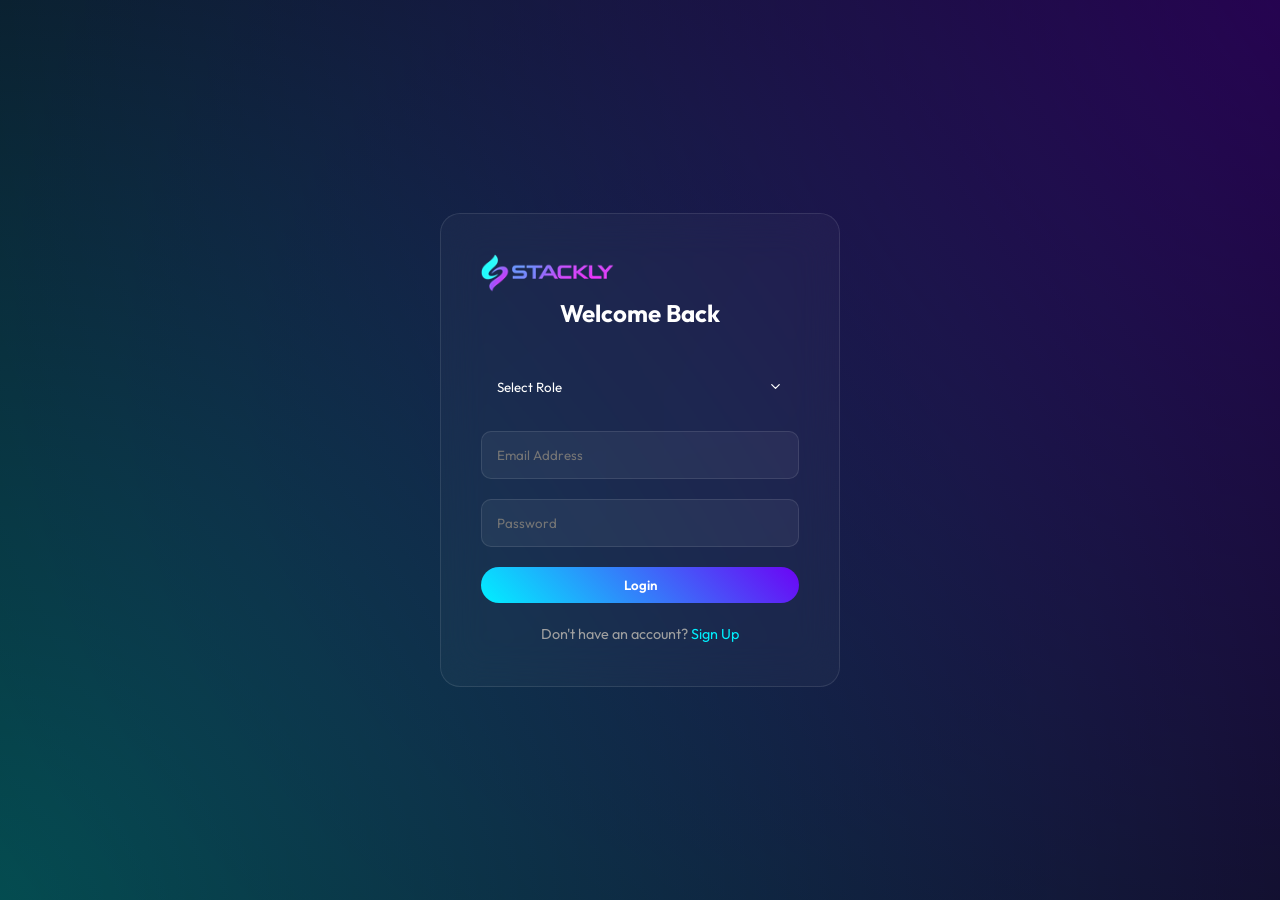
<file: login.html>
<!DOCTYPE html>
<html lang="en">

<head>
    <meta charset="UTF-8">
    <meta name="viewport" content="width=device-width, initial-scale=1.0">
    <title>Login | Stackly</title>
    <link rel="stylesheet" href="static/css/style.css">
    <link rel="preconnect" href="https://fonts.googleapis.com">
    <link rel="preconnect" href="https://fonts.gstatic.com" crossorigin>
    <link href="https://fonts.googleapis.com/css2?family=Outfit:wght@300;400;600;800&display=swap" rel="stylesheet">
    <link rel="stylesheet" href="https://cdnjs.cloudflare.com/ajax/libs/font-awesome/6.4.0/css/all.min.css">
    <style>
        body {
            height: 100vh;
            display: flex;
            justify-content: center;
            align-items: center;
            background-color: #050505;
            background-image: 
                radial-gradient(circle at top right, rgba(112, 0, 255, 0.3), transparent),
                radial-gradient(circle at bottom left, rgba(0, 240, 255, 0.3), transparent);
        }

        .auth-card {
            width: 100%;
            max-width: 400px;
            padding: 40px;
            background: rgba(255, 255, 255, 0.03);
            backdrop-filter: blur(20px);
            border: 1px solid var(--glass-border);
            border-radius: 20px;
            text-align: center;
        }

        .auth-card h2 {
            margin-bottom: 30px;
        }

        .auth-card input {
            width: 100%;
            padding: 15px;
            margin-bottom: 20px;
            background: rgba(255, 255, 255, 0.05);
            border: 1px solid var(--glass-border);
            border-radius: 10px;
            color: white;
            outline: none;
        }

        .auth-card input:focus {
            border-color: var(--primary);
        }

        .auth-card select {
            width: 100%;
            padding: 15px;
            margin-bottom: 20px;
            background: linear-gradient(rgba(255, 255, 255, 0.05), rgba(255, 255, 255, 0.05)) padding-box,
                        linear-gradient(45deg, var(--primary), var(--secondary)) border-box;
            border: 1px solid transparent;
            border-radius: 10px;
            color: white;
            outline: none;
            cursor: pointer;
            appearance: none;
            -webkit-appearance: none;
            background-image: url("data:image/svg+xml;charset=UTF-8,%3csvg xmlns='http://www.w3.org/2000/svg' viewBox='0 0 24 24' fill='none' stroke='white' stroke-width='2' stroke-linecap='round' stroke-linejoin='round'%3e%3cpolyline points='6 9 12 15 18 9'%3e%3c/polyline%3e%3c/svg%3e");
            background-repeat: no-repeat;
            background-position: right 15px center;
            background-size: 15px;
            transition: var(--transition);
        }

        .auth-card select:focus {
            box-shadow: 0 0 20px var(--primary-glow);
            transform: scale(1.01);
        }

        .auth-card select option {
            background: #111;
            color: white;
            padding: 15px;
        }
    </style>
</head>

<body>

    <div class="auth-card reveal">
        <a href="index.html" class="logo">
            <img src="./static/images/logod.webp" alt="Stackly Logo">
        </a>
        <h2>Welcome Back</h2>
        <form id="loginForm">
            <select id="userType" required>
                <option value="">Select Role</option>
                <option value="admin">Admin</option>
                <option value="user">User</option>
            </select>
            <input type="email" placeholder="Email Address" required>
            <input type="password" placeholder="Password" required>
            <button type="button" class="btn btn-primary" id="loginBtn" style="display: block; width: 100%; margin-bottom: 20px; border: none; cursor: pointer;">Login</button>
            <p style="color: var(--text-muted); font-size: 0.9rem;">
                Don't have an account? <a href="signup.html" style="color: var(--primary); text-decoration: none;">Sign
                    Up</a>
            </p>
        </form>
    </div>

    <script src="static/js/script.js"></script>
    <script>
        document.getElementById('loginBtn').addEventListener('click', function() {
            const userType = document.getElementById('userType').value;
            
            if (!userType) {
                alert('Please select a role');
                return;
            }
            
            if (userType === 'admin') {
                window.location.href = 'admindashboard.html';
            } else if (userType === 'user') {
                window.location.href = 'userdashboard.html';
            }
        });
    </script>

</html>
</file>
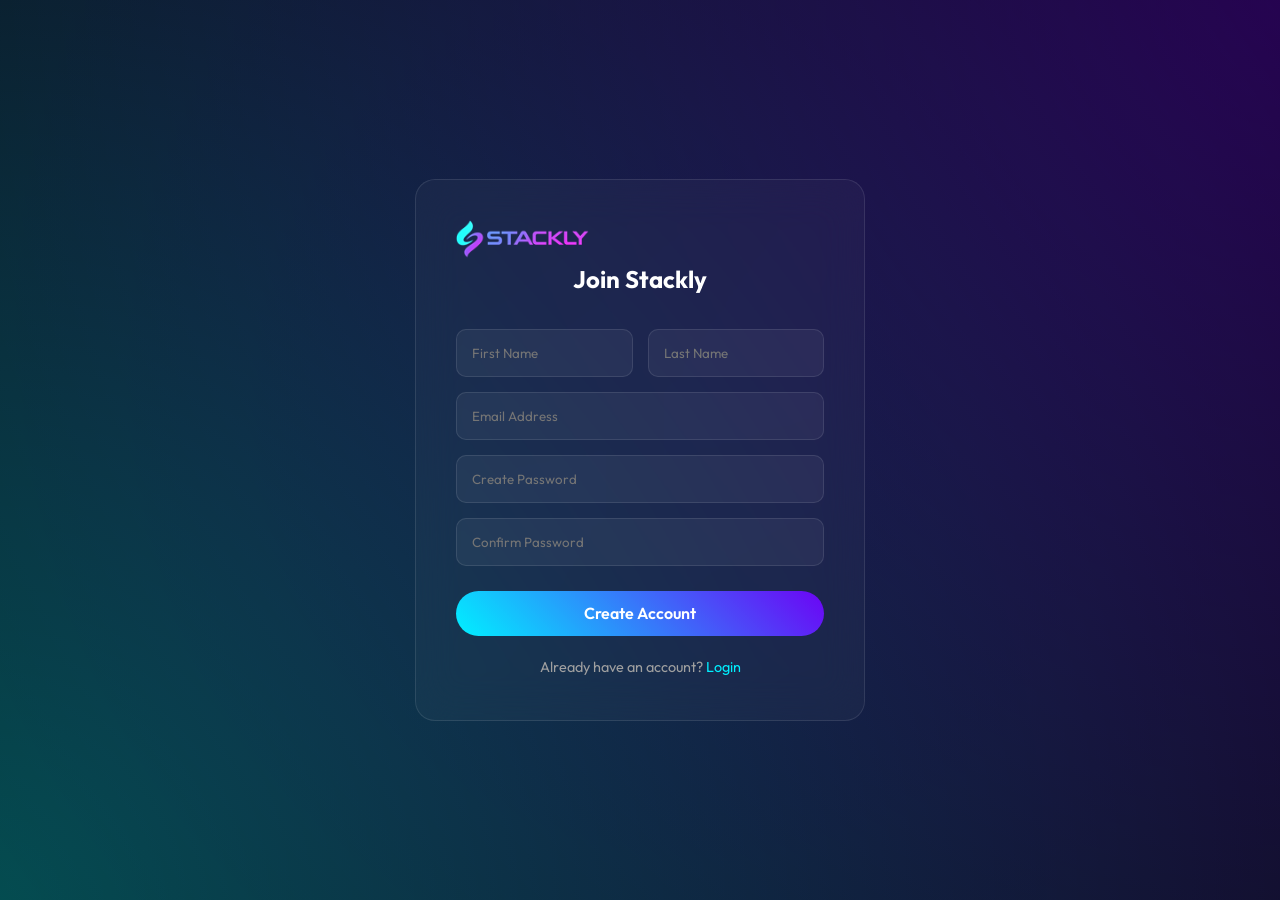
<file: signup.html>
<!DOCTYPE html>
<html lang="en">
<head>
    <meta charset="UTF-8">
    <meta name="viewport" content="width=device-width, initial-scale=1.0">
    <title>Sign Up | Stackly</title>
    <link rel="stylesheet" href="static/css/style.css">
    <link rel="preconnect" href="https://fonts.googleapis.com">
    <link rel="preconnect" href="https://fonts.gstatic.com" crossorigin>
    <link href="https://fonts.googleapis.com/css2?family=Outfit:wght@300;400;600;800&display=swap" rel="stylesheet">
    <link rel="stylesheet" href="https://cdnjs.cloudflare.com/ajax/libs/font-awesome/6.4.0/css/all.min.css">
    <style>
        body {
            height: 100vh;
            display: flex;
            justify-content: center;
            align-items: center;
            background-color: #050505;
            background-image: 
                radial-gradient(circle at top right, rgba(112, 0, 255, 0.3), transparent),
                radial-gradient(circle at bottom left, rgba(0, 240, 255, 0.3), transparent);
        }
        .auth-card {
            width: 100%;
            max-width: 450px;
            padding: 40px;
            background: rgba(255,255,255,0.03);
            backdrop-filter: blur(20px);
            border: 1px solid var(--glass-border);
            border-radius: 20px;
            text-align: center;
        }
        .auth-card h2 { margin-bottom: 30px; }
        .auth-card input {
            width: 100%;
            padding: 15px;
            margin-bottom: 15px;
            background: rgba(255,255,255,0.05);
            border: 1px solid var(--glass-border);
            border-radius: 10px;
            color: white;
            outline: none;
        }
        .auth-card input:focus { border-color: var(--primary); }
    </style>
</head>
<body>

    <div class="auth-card reveal">
        <a href="index.html" class="logo">
            <img src="./static/images/logod.webp" alt="Stackly Logo">
        </a>
        <h2>Join Stackly</h2>
        <form>
            <div style="display: flex; gap: 15px;">
                <input type="text" placeholder="First Name" required>
                <input type="text" placeholder="Last Name" required>
            </div>
            <input type="email" placeholder="Email Address" required>
            <input type="password" placeholder="Create Password" required>
            <input type="password" placeholder="Confirm Password" required>
            <a href="404.html" class="btn btn-primary" style="display: block; width: 100%; margin-top: 10px; margin-bottom: 20px; text-decoration: none;">Create Account</a>
            <p style="color: var(--text-muted); font-size: 0.9rem;">
                Already have an account? <a href="login.html" style="color: var(--primary); text-decoration: none;">Login</a>
            </p>
        </form>
    </div>

    <script src="static/js/script.js"></script>
</body>
</html>
</file>
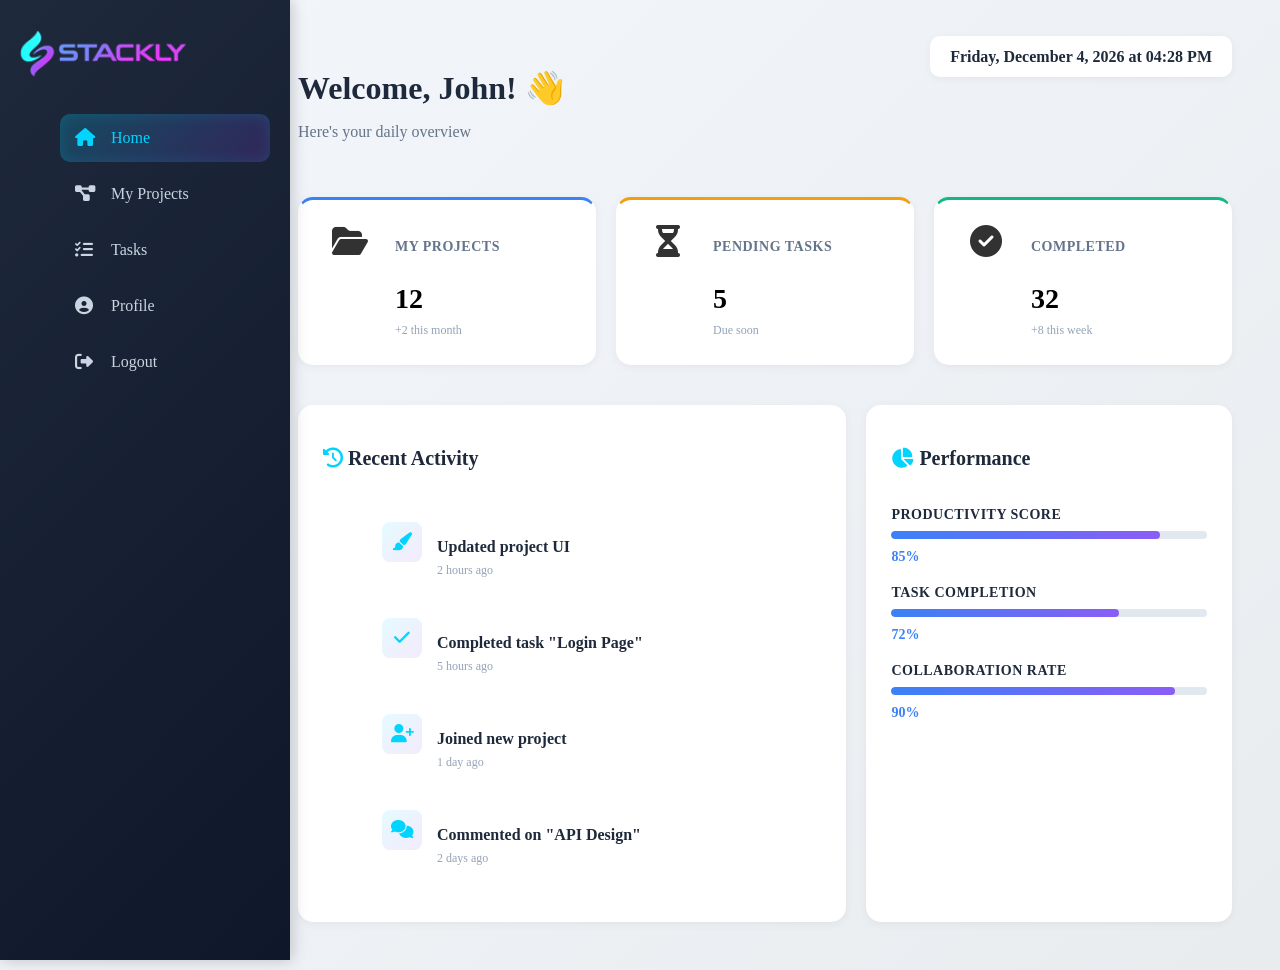
<file: userdashboard.html>
<!DOCTYPE html>
<html lang="en">

<head>
    <meta charset="UTF-8">
    <title>Stackly User Dashboard</title>
    <link rel="stylesheet" href="https://cdnjs.cloudflare.com/ajax/libs/font-awesome/6.4.0/css/all.min.css">
    <link rel="stylesheet" href="userdashboard.css">
</head>

<body>

    <div class="container">

        <!-- Sidebar -->
        <aside class="sidebar">
            <div class="sidebar-header">
                <a href="index.html" class="logo">
                    <img src="./static/images/logod.webp" alt="Stackly Logo" style="height: 50px; width: auto;">
                </a>
            </div>
            <ul class="sidebar-menu">
                <li class="menu-item active">
                    <i class="fas fa-home"></i>
                    <span>Home</span>
                </li>
                <li class="menu-item" onclick="window.location.href='404.html'">
                    <i class="fas fa-project-diagram"></i>
                    <span>My Projects</span>
                </li>
                <li class="menu-item" onclick="window.location.href='404.html'">
                    <i class="fas fa-tasks"></i>
                    <span>Tasks</span>
                </li>
                <li class="menu-item" onclick="window.location.href='404.html'">
                    <i class="fas fa-user-circle"></i>
                    <span>Profile</span>
                </li>
                <li class="menu-item" onclick="window.location.href='login.html'">
                    <i class="fas fa-sign-out-alt"></i>
                    <span>Logout</span>
                </li>
            </ul>
        </aside>

        <!-- Main -->
        <main class="main">

            <header class="header-section">
                <div>
                    <h1>Welcome, John! 👋</h1>
                    <p class="subtitle">Here's your daily overview</p>
                </div>
                <div class="user-info">
                    <span class="date-time" id="dateTime"></span>
                </div>
            </header>

            <!-- Stats Cards -->
            <section class="cards">
                <div class="card card-1">
                    <div class="card-icon"><i class="fas fa-folder-open"></i></div>
                    <div class="card-content">
                        <p class="card-label">My Projects</p>
                        <p class="card-value">12</p>
                        <small class="card-change">+2 this month</small>
                    </div>
                </div>
                <div class="card card-2">
                    <div class="card-icon"><i class="fas fa-hourglass-half"></i></div>
                    <div class="card-content">
                        <p class="card-label">Pending Tasks</p>
                        <p class="card-value">5</p>
                        <small class="card-change">Due soon</small>
                    </div>
                </div>
                <div class="card card-3">
                    <div class="card-icon"><i class="fas fa-check-circle"></i></div>
                    <div class="card-content">
                        <p class="card-label">Completed</p>
                        <p class="card-value">32</p>
                        <small class="card-change">+8 this week</small>
                    </div>
                </div>
            </section>

            <!-- Activity Section -->
            <section class="content-grid">
                <!-- Recent Activity -->
                <div class="activity">
                    <div class="section-header">
                        <h2><i class="fas fa-history"></i> Recent Activity</h2>
                    </div>
                    <ul class="activity-list">
                        <li class="activity-item">
                            <div class="activity-icon"><i class="fas fa-paint-brush"></i></div>
                            <div class="activity-content">
                                <p class="activity-title">Updated project UI</p>
                                <small>2 hours ago</small>
                            </div>
                        </li>
                        <li class="activity-item">
                            <div class="activity-icon"><i class="fas fa-check"></i></div>
                            <div class="activity-content">
                                <p class="activity-title">Completed task "Login Page"</p>
                                <small>5 hours ago</small>
                            </div>
                        </li>
                        <li class="activity-item">
                            <div class="activity-icon"><i class="fas fa-user-plus"></i></div>
                            <div class="activity-content">
                                <p class="activity-title">Joined new project</p>
                                <small>1 day ago</small>
                            </div>
                        </li>
                        <li class="activity-item">
                            <div class="activity-icon"><i class="fas fa-comments"></i></div>
                            <div class="activity-content">
                                <p class="activity-title">Commented on "API Design"</p>
                                <small>2 days ago</small>
                            </div>
                        </li>
                    </ul>
                </div>

                <!-- Quick Stats -->
                <div class="quick-stats">
                    <div class="section-header">
                        <h2><i class="fas fa-chart-pie"></i> Performance</h2>
                    </div>
                    <div class="stat-item">
                        <div class="stat-name">Productivity Score</div>
                        <div class="progress-bar">
                            <div class="progress-fill" style="width: 85%"></div>
                        </div>
                        <span class="stat-value">85%</span>
                    </div>
                    <div class="stat-item">
                        <div class="stat-name">Task Completion</div>
                        <div class="progress-bar">
                            <div class="progress-fill" style="width: 72%"></div>
                        </div>
                        <span class="stat-value">72%</span>
                    </div>
                    <div class="stat-item">
                        <div class="stat-name">Collaboration Rate</div>
                        <div class="progress-bar">
                            <div class="progress-fill" style="width: 90%"></div>
                        </div>
                        <span class="stat-value">90%</span>
                    </div>
                </div>
            </section>

        </main>

    </div>

    <script>
        // Update date and time
        function updateDateTime() {
            const now = new Date();
            const options = { weekday: 'long', year: 'numeric', month: 'long', day: 'numeric', hour: '2-digit', minute: '2-digit' };
            document.getElementById('dateTime').textContent = now.toLocaleDateString('en-US', options);
        }
        updateDateTime();
        setInterval(updateDateTime, 1000);
    </script>

</body>

</html>
</file>
<file: static/css/style.css>
:root {
    --primary: #00f0ff;
    --primary-glow: rgba(0, 240, 255, 0.4);
    --secondary: #6c04f5;
    --secondary-glow: rgba(112, 0, 255, 0.4);
    --bg-dark: #050505;
    --bg-card: rgba(255, 255, 255, 0.03);
    --text-main: #ffffff;
    --text-muted: #a0a0a0;
    --glass: rgba(255, 255, 255, 0.05);
    --glass-border: rgba(255, 255, 255, 0.1);
    --transition: all 0.5s cubic-bezier(0.23, 1, 0.32, 1);
}

* {
    margin: 0;
    padding: 0;
    box-sizing: border-box;
    font-family: 'Outfit', sans-serif;
}

body {
    background-color: var(--bg-dark);
    color: var(--text-main);
    overflow-x: hidden;
    line-height: 1.6;
}

/* Animations */
@keyframes fadeInUp {
    from {
        opacity: 0;
        transform: translateY(30px);
    }
    to {
        opacity: 1;
        transform: translateY(0);
    }
}

@keyframes glow {
    0%, 100% { text-shadow: 0 0 10px rgba(0, 240, 255, 0.5); }
    50% { text-shadow: 0 0 20px rgba(0, 240, 255, 0.8), 0 0 30px rgba(112, 0, 255, 0.5); }
}

.reveal {
    opacity: 0;
    transform: translateY(30px);
    transition: var(--transition);
}

.reveal.active {
    opacity: 1;
    transform: translateY(0);
}

/* Navbar */
nav {
    position: fixed;
    top: 0;
    width: 100%;
    padding: 20px 10%;
    display: flex;
    justify-content: space-between;
    align-items: center;
    background: rgba(5, 5, 5, 0.8);
    backdrop-filter: blur(15px);
    z-index: 1000;
    border-bottom: 1px solid var(--glass-border);
}

.logo {
    display: flex;
    align-items: center;
    gap: 10px;
    font-size: 1.8rem;
    font-weight: 800;
    color: var(--primary);
    text-decoration: none;
    letter-spacing: 1px;
}

.logo img {
    height: 40px;
    width: auto;
}

.nav-links {
    display: flex;
    list-style: none;
    gap: 30px;
}

.nav-links a {
    text-decoration: none;
    color: var(--text-main);
    font-weight: 500;
    transition: var(--transition);
    font-size: 0.95rem;
    text-transform: uppercase;
}

.nav-links a:hover {
    color: var(--primary);
}

.auth-btns {
    display: flex;
    gap: 15px;
}

.btn {
    padding: 10px 25px;
    border-radius: 50px;
    text-decoration: none;
    font-weight: 600;
    transition: var(--transition);
    cursor: pointer;
}

.btn-primary {
    background: linear-gradient(45deg, var(--primary), var(--secondary));
    color: white;
    border: none;
}

.btn-outline {
    border: 1px solid var(--primary);
    color: var(--primary);
}

.btn:hover {
    transform: translateY(-3px);
    box-shadow: 0 10px 20px rgba(0, 240, 255, 0.2);
}

/* Hero Section */
.hero {
    height: 100vh;
    display: flex;
    flex-direction: column;
    justify-content: center;
    align-items: center;
    text-align: center;
    padding: 0 10%;
    background: linear-gradient(to bottom, rgba(5,5,5,0.7), rgba(5,5,5,0.9)), url('../images/hero.png');
    background-size: cover;
    background-position: center;
    position: relative;
}

.hero::after {
    content: '';
    position: absolute;
    bottom: -1px;
    left: 0;
    width: 100%;
    height: 150px;
    background: linear-gradient(to top, var(--bg-dark), transparent);
}

.hero h1 {
    font-size: 4.5rem;
    margin-bottom: 20px;
    background: linear-gradient(to right, #fff, var(--primary));
    -webkit-background-clip: text;
    -webkit-text-fill-color: transparent;
    animation: fadeInUp 1s ease;
}

.hero p {
    font-size: 1.2rem;
    color: var(--text-muted);
    max-width: 700px;
    margin-bottom: 40px;
    animation: fadeInUp 1.2s ease;
}

/* Sections */
section {
    padding: 100px 10%;
}

h2.section-title {
    font-size: 2.5rem;
    text-align: center;
    margin-bottom: 60px;
}

.grid {
    display: grid;
    grid-template-columns: repeat(auto-fit, minmax(300px, 1fr));
    gap: 30px;
}

.card {
    background: var(--bg-card);
    padding: 40px;
    border-radius: 24px;
    border: 1px solid var(--glass-border);
    transition: var(--transition);
    position: relative;
    overflow: hidden;
    backdrop-filter: blur(10px);
}

.card::before {
    content: '';
    position: absolute;
    top: 0;
    left: 0;
    width: 100%;
    height: 100%;
    background: linear-gradient(45deg, transparent, rgba(255,255,255,0.05), transparent);
    transform: translateX(-100%);
    transition: 0.6s;
}

.card:hover::before {
    transform: translateX(100%);
}

.card:hover {
    border-color: var(--primary);
    transform: translateY(-12px) scale(1.02);
    box-shadow: 0 20px 40px rgba(0, 0, 0, 0.4), 0 0 20px var(--primary-glow);
    background: rgba(255, 255, 255, 0.05);
}

.card i {
    font-size: 2.5rem;
    color: var(--primary);
    margin-bottom: 20px;
}

/* Footer */
footer {
    padding: 80px 10% 40px;
    background: #000;
    border-top: 1px solid var(--glass-border);
}

.footer-content {
    display: grid;
    grid-template-columns: repeat(auto-fit, minmax(200px, 1fr));
    gap: 50px;
    margin-bottom: 50px;
}

.footer-section h4 {
    margin-bottom: 25px;
    color: var(--primary);
}

.footer-section ul {
    list-style: none;
}

.footer-section ul li {
    margin-bottom: 12px;
}

.footer-section a {
    color: var(--text-muted);
    text-decoration: none;
    transition: var(--transition);
}

.footer-section a:hover {
    color: var(--primary);
}

.copyright {
    text-align: center;
    padding-top: 40px;
    border-top: 1px solid var(--glass-border);
    color: var(--text-muted);
    font-size: 0.9rem;
}

/* Responsive */
@media (max-width: 768px) {
    .nav-links {
        position: fixed;
        top: 0;
        right: -100%;
        width: 80%;
        height: 100vh;
        background: rgba(5, 5, 5, 0.98);
        flex-direction: column;
        justify-content: center;
        align-items: center;
        transition: var(--transition);
        backdrop-filter: blur(20px);
        z-index: 999;
        border-left: 1px solid var(--glass-border);
        box-shadow: -20px 0 50px rgba(0,0,0,0.5);
    }

    .nav-links.active {
        right: 0;
    }

    .nav-links li {
        margin: 20px 0;
    }

    .nav-links a {
        font-size: 1.2rem;
    }

    .menu-btn {
        display: block !important;
        font-size: 1.5rem;
        color: var(--primary);
        cursor: pointer;
        z-index: 1001;
    }

    .hero h1 { font-size: 2.8rem !important; }
    .hero p { font-size: 1rem !important; padding: 0 5%; }
    
    section { padding: 80px 7%; }
    
    .grid { grid-template-columns: 1fr !important; }
    
    nav { padding: 15px 7%; }

    .auth-btns { display: none; }
    
    /* Footer responsiveness */
    .footer-content {
        grid-template-columns: 1fr !important;
        text-align: center;
    }
    
    .footer-section {
        display: flex;
        flex-direction: column;
        align-items: center;
    }

    .hero {
        height: auto;
        min-height: 80vh;
        padding: 150px 7% 100px;
    }
}

.menu-btn {
    display: none;
}
</file>
<file: admindashboard.css>
* {
    margin: 0;
    padding: 0;
    box-sizing: border-box;
    font-family: 'Outfit', 'Segoe UI', Tahoma, Geneva, Verdana, sans-serif;
}

body {
    background: linear-gradient(135deg, #10192d 0%, #1e293b 100%);
    min-height: 100vh;
}

.container {
    display: flex;
    min-height: 100vh;
}

/* Sidebar */
.sidebar {
    width: 260px;
    height: 100vh;
    background: linear-gradient(135deg, #0a2540 0%, #051c34 100%);
    color: white;
    padding: 30px 20px;
    position: fixed;
    left: 0;
    top: 0;
    overflow-y: auto;
    box-shadow: 2px 0 20px rgba(0,0,0,0.3);
    border-right: 1px solid rgba(0, 212, 255, 0.1);
    display: flex;
    flex-direction: column;
}

.sidebar-header {
    display: flex;
    align-items: center;
    gap: 12px;
    margin-bottom: 25px;
    animation: slideInLeft 0.6s ease;
}

.sidebar-header i {
    font-size: 28px;
    color: #fbbf24;
    animation: spin 3s linear infinite;
}

.sidebar-header h2 {
    font-size: 24px;
    font-weight: 800;
    background: linear-gradient(135deg, #00d4ff, #fbbf24);
    -webkit-background-clip: text;
    -webkit-text-fill-color: transparent;
    background-clip: text;
    letter-spacing: 1px;
}

.admin-badge {
    display: flex;
    align-items: center;
    gap: 8px;
    background: rgba(251, 191, 36, 0.1);
    border: 1px solid rgba(251, 191, 36, 0.3);
    padding: 12px 15px;
    border-radius: 10px;
    margin-bottom: 20px;
    font-weight: 600;
    font-size: 12px;
    text-transform: uppercase;
    letter-spacing: 0.5px;
    color: #fbbf24;
    animation: fadeIn 0.8s ease;
}

.admin-badge i {
    animation: none;
}

.sidebar-menu {
    list-style: none;
}

.menu-item {
    padding: 15px 15px;
    margin-bottom: 8px;
    cursor: pointer;
    display: flex;
    align-items: center;
    gap: 12px;
    border-radius: 12px;
    transition: all 0.3s ease;
    color: #cbd5e1;
    font-weight: 600;
    position: relative;
}

.menu-item:hover {
    background: rgba(0, 212, 255, 0.15);
    color: #00d4ff;
    transform: translateX(8px);
    box-shadow: inset 0 0 15px rgba(0, 212, 255, 0.1);
}

.menu-item.active {
    background: linear-gradient(135deg, rgba(0, 212, 255, 0.25), rgba(251, 191, 36, 0.1));
    color: #00d4ff;
    box-shadow: 0 0 20px rgba(0, 212, 255, 0.2), inset 0 0 15px rgba(0, 212, 255, 0.1);
    border-left: 3px solid #00d4ff;
    padding-left: 12px;
}

.menu-item i {
    font-size: 18px;
    width: 24px;
    transition: all 0.3s ease;
}

.menu-item:hover i {
    transform: scale(1.1);
}

.logout-btn {
    display: flex;
    align-items: center;
    gap: 12px;
    padding: 15px 15px;
    margin-top: auto;
    cursor: pointer;
    border-radius: 12px;
    transition: all 0.3s ease;
    color: #cbd5e1;
    font-weight: 600;
    text-decoration: none;
    background: rgba(239, 68, 68, 0.1);
    border: 1px solid rgba(239, 68, 68, 0.2);
}

.logout-btn:hover {
    background: rgba(239, 68, 68, 0.2);
    color: #ef4444;
    transform: translateX(8px);
    box-shadow: inset 0 0 15px rgba(239, 68, 68, 0.1);
    border-color: rgba(239, 68, 68, 0.4);
}

.logout-btn i {
    font-size: 18px;
    width: 24px;
    transition: all 0.3s ease;
}

.logout-btn:hover i {
    transform: scale(1.1);
}

/* Main */
.main {
    flex: 1;
    margin-left: 260px;
    padding: 40px;
    overflow-y: auto;
}

.header-section {
    display: flex;
    justify-content: space-between;
    align-items: flex-start;
    margin-bottom: 40px;
    animation: fadeInDown 0.6s ease;
}

.header-section h1 {
    font-size: 36px;
    font-weight: 800;
    color: white;
    margin-bottom: 8px;
    background: linear-gradient(135deg, #00d4ff, #fbbf24);
    -webkit-background-clip: text;
    -webkit-text-fill-color: transparent;
    background-clip: text;
}

.subtitle {
    font-size: 16px;
    color: #94a3b8;
    font-weight: 500;
}

.header-actions {
    display: flex;
    gap: 12px;
}

.btn-action {
    width: 45px;
    height: 45px;
    border-radius: 10px;
    border: 1px solid rgba(0, 212, 255, 0.2);
    background: rgba(0, 212, 255, 0.05);
    color: #00d4ff;
    font-size: 20px;
    cursor: pointer;
    transition: all 0.3s ease;
    display: flex;
    align-items: center;
    justify-content: center;
}

.btn-action:hover {
    background: rgba(0, 212, 255, 0.15);
    transform: translateY(-3px);
    box-shadow: 0 8px 20px rgba(0, 212, 255, 0.2);
}

/* Cards */
.cards {
    display: grid;
    grid-template-columns: repeat(4, 1fr);
    gap: 20px;
    margin-bottom: 40px;
}

.card {
    background: linear-gradient(135deg, rgba(15, 23, 42, 0.5), rgba(15, 23, 42, 0.3));
    backdrop-filter: blur(10px);
    padding: 25px;
    border-radius: 15px;
    border: 1px solid rgba(0, 212, 255, 0.1);
    box-shadow: 0 8px 32px rgba(0, 0, 0, 0.2);
    transition: all 0.4s cubic-bezier(0.23, 1, 0.320, 1);
    animation: slideInUp 0.6s ease;
}

.card:hover {
    transform: translateY(-10px);
    border-color: currentColor;
    box-shadow: 0 20px 40px rgba(0, 0, 0, 0.3);
}

.card-1 {
    color: #3b82f6;
}

.card-1:hover {
    background: linear-gradient(135deg, rgba(59, 130, 246, 0.15), rgba(59, 130, 246, 0.05));
    border-color: #3b82f6;
}

.card-2 {
    color: #8b5cf6;
}

.card-2:hover {
    background: linear-gradient(135deg, rgba(139, 92, 246, 0.15), rgba(139, 92, 246, 0.05));
    border-color: #8b5cf6;
}

.card-3 {
    color: #ec4899;
}

.card-3:hover {
    background: linear-gradient(135deg, rgba(236, 72, 153, 0.15), rgba(236, 72, 153, 0.05));
    border-color: #ec4899;
}

.card-4 {
    color: #f59e0b;
}

.card-4:hover {
    background: linear-gradient(135deg, rgba(245, 158, 11, 0.15), rgba(245, 158, 11, 0.05));
    border-color: #f59e0b;
}

.card-header {
    display: flex;
    justify-content: space-between;
    align-items: center;
    margin-bottom: 15px;
}

.card-header h3 {
    font-size: 14px;
    font-weight: 600;
    text-transform: uppercase;
    letter-spacing: 0.5px;
    opacity: 0.8;
}

.card-icon {
    font-size: 28px;
    opacity: 0.6;
}

.card-value {
    font-size: 32px;
    font-weight: 800;
    margin-bottom: 10px;
}

.card-change {
    font-size: 12px;
    opacity: 0.7;
    font-weight: 500;
    display: flex;
    align-items: center;
    gap: 4px;
}

/* Charts Section */
.charts-section {
    display: grid;
    grid-template-columns: 1.5fr 1fr;
    gap: 20px;
    margin-bottom: 40px;
}

.chart-container {
    background: linear-gradient(135deg, rgba(15, 23, 42, 0.5), rgba(15, 23, 42, 0.3));
    backdrop-filter: blur(10px);
    padding: 30px;
    border-radius: 15px;
    border: 1px solid rgba(0, 212, 255, 0.1);
    box-shadow: 0 8px 32px rgba(0, 0, 0, 0.2);
    animation: fadeInUp 0.7s ease;
}

.activity-container {
    background: linear-gradient(135deg, rgba(15, 23, 42, 0.5), rgba(15, 23, 42, 0.3));
    backdrop-filter: blur(10px);
    padding: 30px;
    border-radius: 15px;
    border: 1px solid rgba(0, 212, 255, 0.1);
    box-shadow: 0 8px 32px rgba(0, 0, 0, 0.2);
    animation: fadeInUp 0.8s ease;
}

.section-header {
    display: flex;
    justify-content: space-between;
    align-items: center;
    margin-bottom: 25px;
}

.section-header h2 {
    font-size: 18px;
    font-weight: 700;
    color: white;
    display: flex;
    align-items: center;
    gap: 10px;
}

.section-header i {
    color: #00d4ff;
    font-size: 20px;
}

.time-range {
    font-size: 12px;
    color: #94a3b8;
    background: rgba(0, 212, 255, 0.05);
    padding: 6px 12px;
    border-radius: 8px;
    font-weight: 600;
}

/* Chart */
.chart {
    display: flex;
    align-items: flex-end;
    justify-content: space-around;
    height: 250px;
    gap: 12px;
}

.chart-item {
    display: flex;
    flex-direction: column;
    align-items: center;
    justify-content: flex-end;
    flex: 1;
    height: 100%;
    gap: 10px;
    position: relative;
}

.bar {
    width: 70%;
    max-width: 40px;
    background: linear-gradient(to top, #00d4ff, #8b5cf6);
    border-radius: 6px 6px 0 0;
    box-shadow: 0 4px 15px rgba(0, 212, 255, 0.2);
    transition: all 0.3s cubic-bezier(0.4, 0, 0.2, 1);
    position: relative;
    cursor: pointer;
    min-height: 5px;
}

.bar::after {
    content: '';
    position: absolute;
    top: 0;
    left: 0;
    width: 100%;
    height: 100%;
    background: linear-gradient(to right, transparent, rgba(255,255,255,0.1), transparent);
    border-radius: inherit;
}

.bar:hover {
    filter: brightness(1.2);
    box-shadow: 0 8px 25px rgba(0, 212, 255, 0.4);
    transform: scaleX(1.1);
}

.month-label {
    font-size: 12px;
    color: #94a3b8;
    font-weight: 600;
    text-transform: uppercase;
    letter-spacing: 0.5px;
}

/* Activity */
.activity-list {
    display: flex;
    flex-direction: column;
    gap: 12px;
}

.activity-item {
    display: flex;
    align-items: center;
    gap: 15px;
    padding: 15px;
    background: rgba(255, 255, 255, 0.03);
    border-radius: 10px;
    border-left: 3px solid transparent;
    transition: all 0.3s ease;
    cursor: pointer;
}

.activity-item:hover {
    background: rgba(0, 212, 255, 0.1);
    border-left-color: #00d4ff;
    transform: translateX(5px);
}

.activity-icon {
    width: 45px;
    height: 45px;
    border-radius: 10px;
    display: flex;
    align-items: center;
    justify-content: center;
    font-size: 20px;
    flex-shrink: 0;
}

.activity-icon.user {
    background: rgba(59, 130, 246, 0.15);
    color: #3b82f6;
}

.activity-icon.project {
    background: rgba(16, 185, 129, 0.15);
    color: #10b981;
}

.activity-icon.alert {
    background: rgba(239, 68, 68, 0.15);
    color: #ef4444;
}

.activity-icon.payment {
    background: rgba(236, 72, 153, 0.15);
    color: #ec4899;
}

.activity-info {
    flex: 1;
}

.activity-title {
    color: white;
    font-weight: 600;
    margin-bottom: 4px;
}

.activity-info small {
    color: #94a3b8;
    font-size: 12px;
    font-weight: 500;
}

.activity-badge {
    font-size: 11px;
    padding: 6px 12px;
    border-radius: 20px;
    background: rgba(0, 212, 255, 0.1);
    color: #00d4ff;
    font-weight: 600;
    text-transform: uppercase;
    letter-spacing: 0.5px;
}

/* Status Section */
.status-section {
    background: linear-gradient(135deg, rgba(15, 23, 42, 0.5), rgba(15, 23, 42, 0.3));
    backdrop-filter: blur(10px);
    padding: 30px;
    border-radius: 15px;
    border: 1px solid rgba(0, 212, 255, 0.1);
    box-shadow: 0 8px 32px rgba(0, 0, 0, 0.2);
    animation: fadeInUp 0.9s ease;
}

.status-grid {
    display: grid;
    grid-template-columns: repeat(4, 1fr);
    gap: 15px;
}

.status-item {
    display: flex;
    align-items: center;
    gap: 15px;
    padding: 15px;
    background: rgba(255, 255, 255, 0.03);
    border-radius: 10px;
    border: 1px solid rgba(0, 212, 255, 0.05);
    transition: all 0.3s ease;
}

.status-item:hover {
    background: rgba(0, 212, 255, 0.1);
    border-color: rgba(0, 212, 255, 0.2);
}

.status-dot {
    width: 12px;
    height: 12px;
    border-radius: 50%;
    flex-shrink: 0;
    animation: pulse 2s ease-in-out infinite;
}

.status-dot.online {
    background: #10b981;
    box-shadow: 0 0 10px rgba(16, 185, 129, 0.6);
}

.status-dot.warning {
    background: #f59e0b;
    box-shadow: 0 0 10px rgba(245, 158, 11, 0.6);
}

.status-content {
    flex: 1;
}

.status-name {
    color: white;
    font-weight: 600;
    font-size: 14px;
    margin-bottom: 3px;
}

.status-content small {
    color: #94a3b8;
    font-size: 12px;
}

.status-time {
    color: #94a3b8;
    font-size: 12px;
    font-weight: 600;
    white-space: nowrap;
}

/* Animations */
@keyframes slideInLeft {
    from {
        opacity: 0;
        transform: translateX(-30px);
    }
    to {
        opacity: 1;
        transform: translateX(0);
    }
}

@keyframes slideInUp {
    from {
        opacity: 0;
        transform: translateY(30px);
    }
    to {
        opacity: 1;
        transform: translateY(0);
    }
}

@keyframes fadeInDown {
    from {
        opacity: 0;
        transform: translateY(-15px);
    }
    to {
        opacity: 1;
        transform: translateY(0);
    }
}

@keyframes fadeInUp {
    from {
        opacity: 0;
        transform: translateY(15px);
    }
    to {
        opacity: 1;
        transform: translateY(0);
    }
}

@keyframes fadeIn {
    from {
        opacity: 0;
    }
    to {
        opacity: 1;
    }
}

@keyframes growBar {
    from {
        height: 0;
        opacity: 0;
    }
    to {
        opacity: 1;
    }
}

@keyframes spin {
    from {
        transform: rotate(0deg);
    }
    to {
        transform: rotate(360deg);
    }
}

@keyframes pulse {
    0%, 100% {
        opacity: 1;
    }
    50% {
        opacity: 0.5;
    }
}

/* Scrollbar */
::-webkit-scrollbar {
    width: 8px;
}

::-webkit-scrollbar-track {
    background: transparent;
}

::-webkit-scrollbar-thumb {
    background: rgba(0, 212, 255, 0.2);
    border-radius: 10px;
}

::-webkit-scrollbar-thumb:hover {
    background: rgba(0, 212, 255, 0.4);
}
</file>
<file: userdashboard.css>
<<<<<<< HEAD
* {
    margin: 0;
    padding: 0;
    box-sizing: border-box;
    font-family: 'Outfit', 'Segoe UI', Tahoma, Geneva, Verdana, sans-serif;
}

body {
    background: linear-gradient(135deg, #f3f6fb 0%, #e9ecef 100%);
    min-height: 100vh;
}

.container {
    display: flex;
    min-height: 100vh;
}

/* Sidebar */
.sidebar {
    width: 250px;
    height: 100vh;
    background: linear-gradient(135deg, #1e293b 0%, #0f172a 100%);
    color: white;
    padding: 30px 20px;
    position: fixed;
    left: 0;
    top: 0;
    overflow-y: auto;
    box-shadow: 2px 0 15px rgba(0,0,0,0.2);
}

.sidebar-header {
    display: flex;
    align-items: center;
    gap: 12px;
    margin-bottom: 30px;
    animation: slideInLeft 0.6s ease;
}

.sidebar-header i {
    font-size: 28px;
    color: #00d4ff;
}

.sidebar-header h2 {
    font-size: 24px;
    font-weight: 700;
    letter-spacing: 1px;
}

.sidebar-menu {
    list-style: none;
}

.menu-item {
    padding: 15px 15px;
    margin-bottom: 8px;
    cursor: pointer;
    display: flex;
    align-items: center;
    gap: 12px;
    border-radius: 10px;
    transition: all 0.3s ease;
    color: #cbd5e1;
    font-weight: 500;
}

.menu-item:hover {
    background: rgba(0, 212, 255, 0.1);
    color: #00d4ff;
    transform: translateX(5px);
    box-shadow: inset 0 0 10px rgba(0, 212, 255, 0.1);
}

.menu-item.active {
    background: linear-gradient(135deg, rgba(0, 212, 255, 0.2), rgba(147, 51, 234, 0.2));
    color: #00d4ff;
    box-shadow: inset 0 0 15px rgba(0, 212, 255, 0.15);
}

.menu-item i {
    font-size: 18px;
    width: 24px;
}

/* Main */
.main {
    flex: 1;
    margin-left: 250px;
    padding: 40px;
    overflow-y: auto;
}

.header-section {
    display: flex;
    justify-content: space-between;
    align-items: flex-start;
    margin-bottom: 40px;
    animation: fadeInDown 0.6s ease;
}

.header-section h1 {
    font-size: 32px;
    font-weight: 800;
    color: #1e293b;
    margin-bottom: 8px;
}

.subtitle {
    font-size: 16px;
    color: #64748b;
    font-weight: 500;
}

.date-time {
    background: white;
    padding: 12px 20px;
    border-radius: 10px;
    color: #1e293b;
    font-weight: 600;
    box-shadow: 0 2px 8px rgba(0,0,0,0.05);
}

/* Cards Grid */
.cards {
    display: grid;
    grid-template-columns: repeat(3, 1fr);
    gap: 20px;
    margin-bottom: 40px;
}

.card {
    background: white;
    padding: 25px;
    border-radius: 15px;
    box-shadow: 0 2px 10px rgba(0,0,0,0.05);
    display: flex;
    align-items: flex-start;
    gap: 20px;
    border: 2px solid transparent;
    transition: all 0.4s cubic-bezier(0.23, 1, 0.320, 1);
    animation: slideInUp 0.6s ease;
}

.card:hover {
    transform: translateY(-8px);
    box-shadow: 0 12px 30px rgba(0,0,0,0.1);
    border-color: currentColor;
}

.card-1 {
    border-top: 3px solid #3b82f6;
}

.card-1:hover {
    background: linear-gradient(135deg, rgba(59, 130, 246, 0.05), rgba(59, 130, 246, 0.02));
    color: #3b82f6;
}

.card-2 {
    border-top: 3px solid #f59e0b;
}

.card-2:hover {
    background: linear-gradient(135deg, rgba(245, 158, 11, 0.05), rgba(245, 158, 11, 0.02));
    color: #f59e0b;
}

.card-3 {
    border-top: 3px solid #10b981;
}

.card-3:hover {
    background: linear-gradient(135deg, rgba(16, 185, 129, 0.05), rgba(16, 185, 129, 0.02));
    color: #10b981;
}

.card-icon {
    font-size: 32px;
    min-width: 50px;
    display: flex;
    align-items: center;
    justify-content: center;
    opacity: 0.8;
}

.card-content {
    flex: 1;
}

.card-label {
    font-size: 14px;
    color: #64748b;
    font-weight: 600;
    text-transform: uppercase;
    letter-spacing: 0.5px;
    margin-bottom: 8px;
}

.card-value {
    font-size: 28px;
    font-weight: 800;
    margin-bottom: 5px;
}

.card-change {
    font-size: 12px;
    color: #94a3b8;
    font-weight: 500;
}

/* Content Grid */
.content-grid {
    display: grid;
    grid-template-columns: 1.5fr 1fr;
    gap: 20px;
}

.section-header {
    display: flex;
    align-items: center;
    gap: 10px;
    margin-bottom: 20px;
}

.section-header h2 {
    font-size: 20px;
    font-weight: 700;
    color: #1e293b;
}

.section-header i {
    color: #00d4ff;
    font-size: 20px;
}

/* Activity */
.activity {
    background: white;
    padding: 25px;
    border-radius: 15px;
    box-shadow: 0 2px 10px rgba(0,0,0,0.05);
    animation: fadeInUp 0.7s ease;
}

.activity-list {
    list-style: none;
}

.activity-item {
    display: flex;
    gap: 15px;
    padding: 15px;
    margin-bottom: 10px;
    border-radius: 10px;
    transition: all 0.3s ease;
    border-left: 4px solid transparent;
}

.activity-item:hover {
    background: #f1f5f9;
    border-left-color: #00d4ff;
    transform: translateX(5px);
}

.activity-icon {
    width: 40px;
    height: 40px;
    border-radius: 8px;
    display: flex;
    align-items: center;
    justify-content: center;
    background: linear-gradient(135deg, rgba(0, 212, 255, 0.1), rgba(147, 51, 234, 0.1));
    color: #00d4ff;
    font-size: 18px;
    flex-shrink: 0;
}

.activity-content {
    flex: 1;
}

.activity-title {
    font-weight: 600;
    color: #1e293b;
    margin-bottom: 4px;
}

.activity-content small {
    color: #94a3b8;
    font-size: 12px;
    font-weight: 500;
}

/* Quick Stats */
.quick-stats {
    background: white;
    padding: 25px;
    border-radius: 15px;
    box-shadow: 0 2px 10px rgba(0,0,0,0.05);
    animation: fadeInUp 0.8s ease;
}

.stat-item {
    margin-bottom: 20px;
}

.stat-item:last-child {
    margin-bottom: 0;
}

.stat-name {
    font-weight: 600;
    color: #1e293b;
    margin-bottom: 8px;
    font-size: 14px;
    text-transform: uppercase;
    letter-spacing: 0.5px;
}

.progress-bar {
    height: 8px;
    background: #e2e8f0;
    border-radius: 10px;
    overflow: hidden;
    margin-bottom: 8px;
}

.progress-fill {
    height: 100%;
    background: linear-gradient(90deg, #3b82f6, #8b5cf6);
    border-radius: 10px;
    animation: growWidth 1s ease;
}

.stat-value {
    font-size: 14px;
    font-weight: 700;
    color: #3b82f6;
}

/* Animations */
@keyframes slideInLeft {
    from {
        opacity: 0;
        transform: translateX(-20px);
    }
    to {
        opacity: 1;
        transform: translateX(0);
    }
}

@keyframes slideInUp {
    from {
        opacity: 0;
        transform: translateY(20px);
    }
    to {
        opacity: 1;
        transform: translateY(0);
    }
}

@keyframes fadeInDown {
    from {
        opacity: 0;
        transform: translateY(-10px);
    }
    to {
        opacity: 1;
        transform: translateY(0);
    }
}

@keyframes fadeInUp {
    from {
        opacity: 0;
        transform: translateY(10px);
    }
    to {
        opacity: 1;
        transform: translateY(0);
    }
}

@keyframes growWidth {
    from {
        width: 0 !important;
    }
    to {
        width: inherit !important;
    }
}

/* Scrollbar */
::-webkit-scrollbar {
    width: 8px;
}

::-webkit-scrollbar-track {
    background: transparent;
}

::-webkit-scrollbar-thumb {
    background: rgba(0, 212, 255, 0.3);
    border-radius: 10px;
}

::-webkit-scrollbar-thumb:hover {
    background: rgba(0, 212, 255, 0.5);
=======
* {
    margin: 0;
    padding: 0;
    box-sizing: border-box;
    font-family: 'Outfit', 'Segoe UI', Tahoma, Geneva, Verdana, sans-serif;
}

body {
    background: linear-gradient(135deg, #f5f7fa 0%, #e9ecef 100%);
    min-height: 100vh;
}

.container {
    display: flex;
    min-height: 100vh;
}

/* Sidebar */
.sidebar {
    width: 250px;
    height: 100vh;
    background: linear-gradient(135deg, #1e293b 0%, #0f172a 100%);
    color: white;
    padding: 30px 20px;
    position: fixed;
    left: 0;
    top: 0;
    overflow-y: auto;
    box-shadow: 2px 0 15px rgba(0,0,0,0.2);
}

.sidebar-header {
    display: flex;
    align-items: center;
    gap: 12px;
    margin-bottom: 30px;
    animation: slideInLeft 0.6s ease;
}

.sidebar-header i {
    font-size: 28px;
    color: #00d4ff;
}

.sidebar-header h2 {
    font-size: 24px;
    font-weight: 700;
    letter-spacing: 1px;
}

.sidebar-menu {
    list-style: none;
}

.menu-item {
    padding: 15px 15px;
    margin-bottom: 8px;
    cursor: pointer;
    display: flex;
    align-items: center;
    gap: 12px;
    border-radius: 10px;
    transition: all 0.3s ease;
    color: #cbd5e1;
    font-weight: 500;
}

.menu-item:hover {
    background: rgba(0, 212, 255, 0.1);
    color: #00d4ff;
    transform: translateX(5px);
    box-shadow: inset 0 0 10px rgba(0, 212, 255, 0.1);
}

.menu-item.active {
    background: linear-gradient(135deg, rgba(0, 212, 255, 0.2), rgba(147, 51, 234, 0.2));
    color: #00d4ff;
    box-shadow: inset 0 0 15px rgba(0, 212, 255, 0.15);
}

.menu-item i {
    font-size: 18px;
    width: 24px;
}

/* Main */
.main {
    flex: 1;
    margin-left: 250px;
    padding: 40px;
    overflow-y: auto;
}

.header-section {
    display: flex;
    justify-content: space-between;
    align-items: flex-start;
    margin-bottom: 40px;
    animation: fadeInDown 0.6s ease;
}

.header-section h1 {
    font-size: 32px;
    font-weight: 800;
    color: #1e293b;
    margin-bottom: 8px;
}

.subtitle {
    font-size: 16px;
    color: #64748b;
    font-weight: 500;
}

.date-time {
    background: white;
    padding: 12px 20px;
    border-radius: 10px;
    color: #1e293b;
    font-weight: 600;
    box-shadow: 0 2px 8px rgba(0,0,0,0.05);
}

/* Cards Grid */
.cards {
    display: grid;
    grid-template-columns: repeat(3, 1fr);
    gap: 20px;
    margin-bottom: 40px;
}

.card {
    background: white;
    padding: 25px;
    border-radius: 15px;
    box-shadow: 0 2px 10px rgba(0,0,0,0.05);
    display: flex;
    align-items: flex-start;
    gap: 20px;
    border: 2px solid transparent;
    transition: all 0.4s cubic-bezier(0.23, 1, 0.320, 1);
    animation: slideInUp 0.6s ease;
}

.card:hover {
    transform: translateY(-8px);
    box-shadow: 0 12px 30px rgba(0,0,0,0.1);
    border-color: currentColor;
}

.card-1 {
    border-top: 3px solid #3b82f6;
}

.card-1:hover {
    background: linear-gradient(135deg, rgba(59, 130, 246, 0.05), rgba(59, 130, 246, 0.02));
    color: #3b82f6;
}

.card-2 {
    border-top: 3px solid #f59e0b;
}

.card-2:hover {
    background: linear-gradient(135deg, rgba(245, 158, 11, 0.05), rgba(245, 158, 11, 0.02));
    color: #f59e0b;
}

.card-3 {
    border-top: 3px solid #10b981;
}

.card-3:hover {
    background: linear-gradient(135deg, rgba(16, 185, 129, 0.05), rgba(16, 185, 129, 0.02));
    color: #10b981;
}

.card-icon {
    font-size: 32px;
    min-width: 50px;
    display: flex;
    align-items: center;
    justify-content: center;
    opacity: 0.8;
}

.card-content {
    flex: 1;
}

.card-label {
    font-size: 14px;
    color: #64748b;
    font-weight: 600;
    text-transform: uppercase;
    letter-spacing: 0.5px;
    margin-bottom: 8px;
}

.card-value {
    font-size: 28px;
    font-weight: 800;
    margin-bottom: 5px;
}

.card-change {
    font-size: 12px;
    color: #94a3b8;
    font-weight: 500;
}

/* Content Grid */
.content-grid {
    display: grid;
    grid-template-columns: 1.5fr 1fr;
    gap: 20px;
}

.section-header {
    display: flex;
    align-items: center;
    gap: 10px;
    margin-bottom: 20px;
}

.section-header h2 {
    font-size: 20px;
    font-weight: 700;
    color: #1e293b;
}

.section-header i {
    color: #00d4ff;
    font-size: 20px;
}

/* Activity */
.activity {
    background: white;
    padding: 25px;
    border-radius: 15px;
    box-shadow: 0 2px 10px rgba(0,0,0,0.05);
    animation: fadeInUp 0.7s ease;
}

.activity-list {
    list-style: none;
}

.activity-item {
    display: flex;
    gap: 15px;
    padding: 15px;
    margin-bottom: 10px;
    border-radius: 10px;
    transition: all 0.3s ease;
    border-left: 4px solid transparent;
}

.activity-item:hover {
    background: #f1f5f9;
    border-left-color: #00d4ff;
    transform: translateX(5px);
}

.activity-icon {
    width: 40px;
    height: 40px;
    border-radius: 8px;
    display: flex;
    align-items: center;
    justify-content: center;
    background: linear-gradient(135deg, rgba(0, 212, 255, 0.1), rgba(147, 51, 234, 0.1));
    color: #00d4ff;
    font-size: 18px;
    flex-shrink: 0;
}

.activity-content {
    flex: 1;
}

.activity-title {
    font-weight: 600;
    color: #1e293b;
    margin-bottom: 4px;
}

.activity-content small {
    color: #94a3b8;
    font-size: 12px;
    font-weight: 500;
}

/* Quick Stats */
.quick-stats {
    background: white;
    padding: 25px;
    border-radius: 15px;
    box-shadow: 0 2px 10px rgba(0,0,0,0.05);
    animation: fadeInUp 0.8s ease;
}

.stat-item {
    margin-bottom: 20px;
}

.stat-item:last-child {
    margin-bottom: 0;
}

.stat-name {
    font-weight: 600;
    color: #1e293b;
    margin-bottom: 8px;
    font-size: 14px;
    text-transform: uppercase;
    letter-spacing: 0.5px;
}

.progress-bar {
    height: 8px;
    background: #e2e8f0;
    border-radius: 10px;
    overflow: hidden;
    margin-bottom: 8px;
}

.progress-fill {
    height: 100%;
    background: linear-gradient(90deg, #3b82f6, #8b5cf6);
    border-radius: 10px;
    animation: growWidth 1s ease;
}

.stat-value {
    font-size: 14px;
    font-weight: 700;
    color: #3b82f6;
}

/* Animations */
@keyframes slideInLeft {
    from {
        opacity: 0;
        transform: translateX(-20px);
    }
    to {
        opacity: 1;
        transform: translateX(0);
    }
}

@keyframes slideInUp {
    from {
        opacity: 0;
        transform: translateY(20px);
    }
    to {
        opacity: 1;
        transform: translateY(0);
    }
}

@keyframes fadeInDown {
    from {
        opacity: 0;
        transform: translateY(-10px);
    }
    to {
        opacity: 1;
        transform: translateY(0);
    }
}

@keyframes fadeInUp {
    from {
        opacity: 0;
        transform: translateY(10px);
    }
    to {
        opacity: 1;
        transform: translateY(0);
    }
}

@keyframes growWidth {
    from {
        width: 0 !important;
    }
    to {
        width: inherit !important;
    }
}

/* Scrollbar */
::-webkit-scrollbar {
    width: 8px;
}

::-webkit-scrollbar-track {
    background: transparent;
}

::-webkit-scrollbar-thumb {
    background: rgba(0, 212, 255, 0.3);
    border-radius: 10px;
}

::-webkit-scrollbar-thumb:hover {
    background: rgba(0, 212, 255, 0.5);
>>>>>>> ac164fd25b38b041d6a9f36390f6bb9812a3a761
}
</file>
